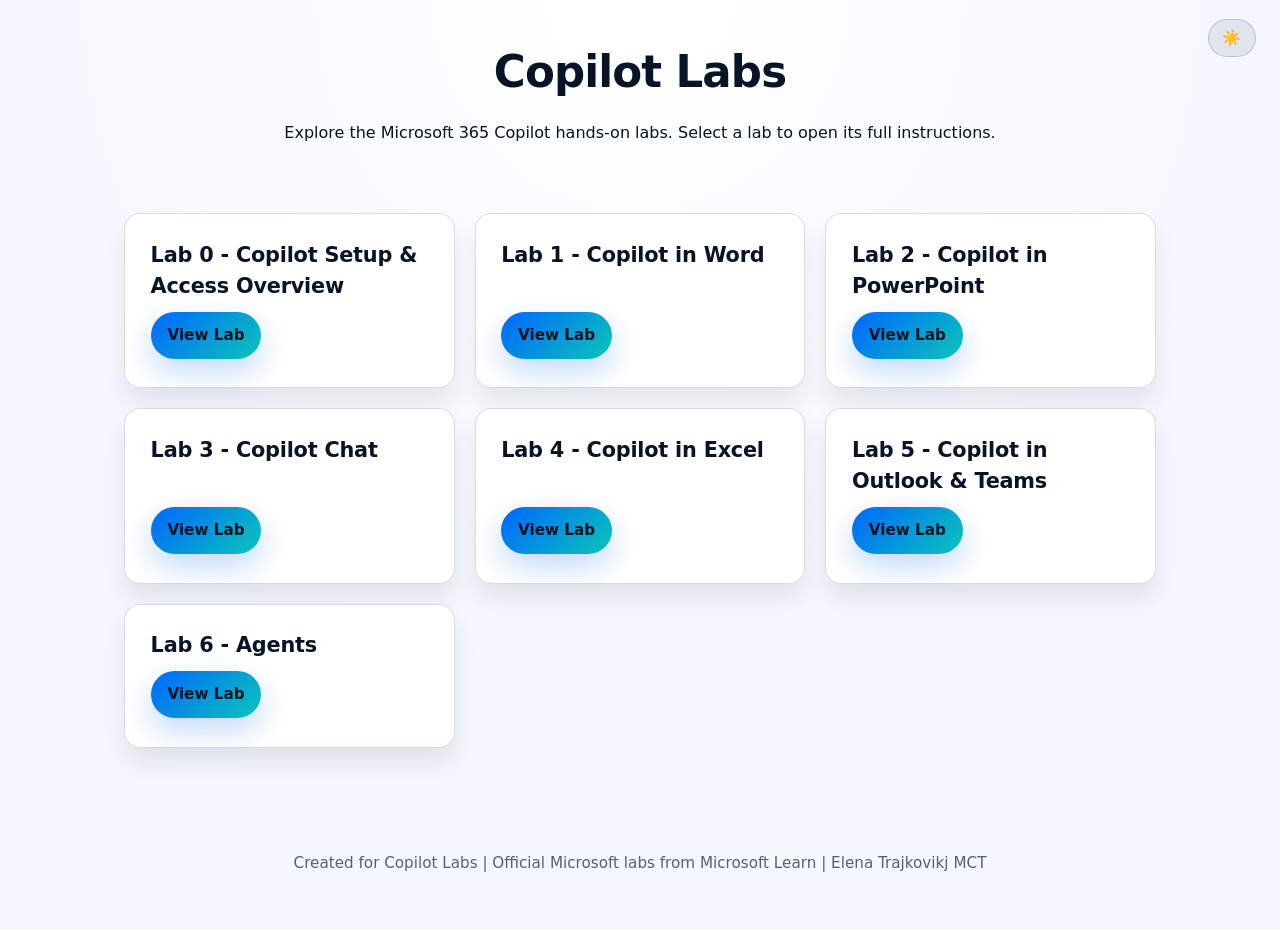
<file: index.html>
<!DOCTYPE html>
<html lang="en">
<head>
  <meta charset="UTF-8" />
  <meta name="viewport" content="width=device-width, initial-scale=1.0" />
  <title>Copilot Labs</title>
  <link rel="icon" href="MCT.svg" type="image/svg+xml" />
  <link rel="stylesheet" href="styles.css" />
</head>
<body>
  <header>
    <h1>Copilot Labs</h1>
    <p>Explore the Microsoft 365 Copilot hands-on labs. Select a lab to open its full instructions.</p>
    <div class="header-controls">
      <button class="theme-toggle" id="themeToggle" aria-label="Toggle light/dark mode">🌙</button>
    </div>
  </header>

  <main class="grid">
    <article class="card">
      <div>
        <h2>Lab 0 - Copilot Setup & Access Overview</h2>
      </div>
      <a href="lab_00_setup.html">View Lab</a>
    </article>


    <article class="card">
      <div>
        <h2>Lab 1 - Copilot in Word</h2>
      </div>
      <a href="word.html">View Lab</a>
    </article>

    <article class="card">
      <div>
        <h2>Lab 2 - Copilot in PowerPoint</h2>
      </div>
      <a href="powerpoint.html">View Lab</a>
    </article>

    <article class="card">
      <div>
        <h2>Lab 3 - Copilot Chat</h2>
      </div>
      <a href="copilot-chat.html">View Lab</a>
    </article>

    <article class="card">
      <div>
        <h2>Lab 4 - Copilot in Excel</h2>
      </div>
      <a href="excel.html">View Lab</a>
    </article>

    <article class="card">
      <div>
        <h2>Lab 5 - Copilot in Outlook & Teams</h2>
      </div>
      <a href="outlook.html">View Lab</a>
    </article>

    <article class="card">
      <div>
        <h2>Lab 6 - Agents</h2>
      </div>
      <a href="agents.html">View Lab</a>
    </article>
  </main>

  <footer>
    <p>Created for Copilot Labs | Official Microsoft labs from Microsoft Learn | Elena Trajkovikj MCT</p>
  </footer>
  <script src="theme.js" defer></script>
</body>
</html>
</file>
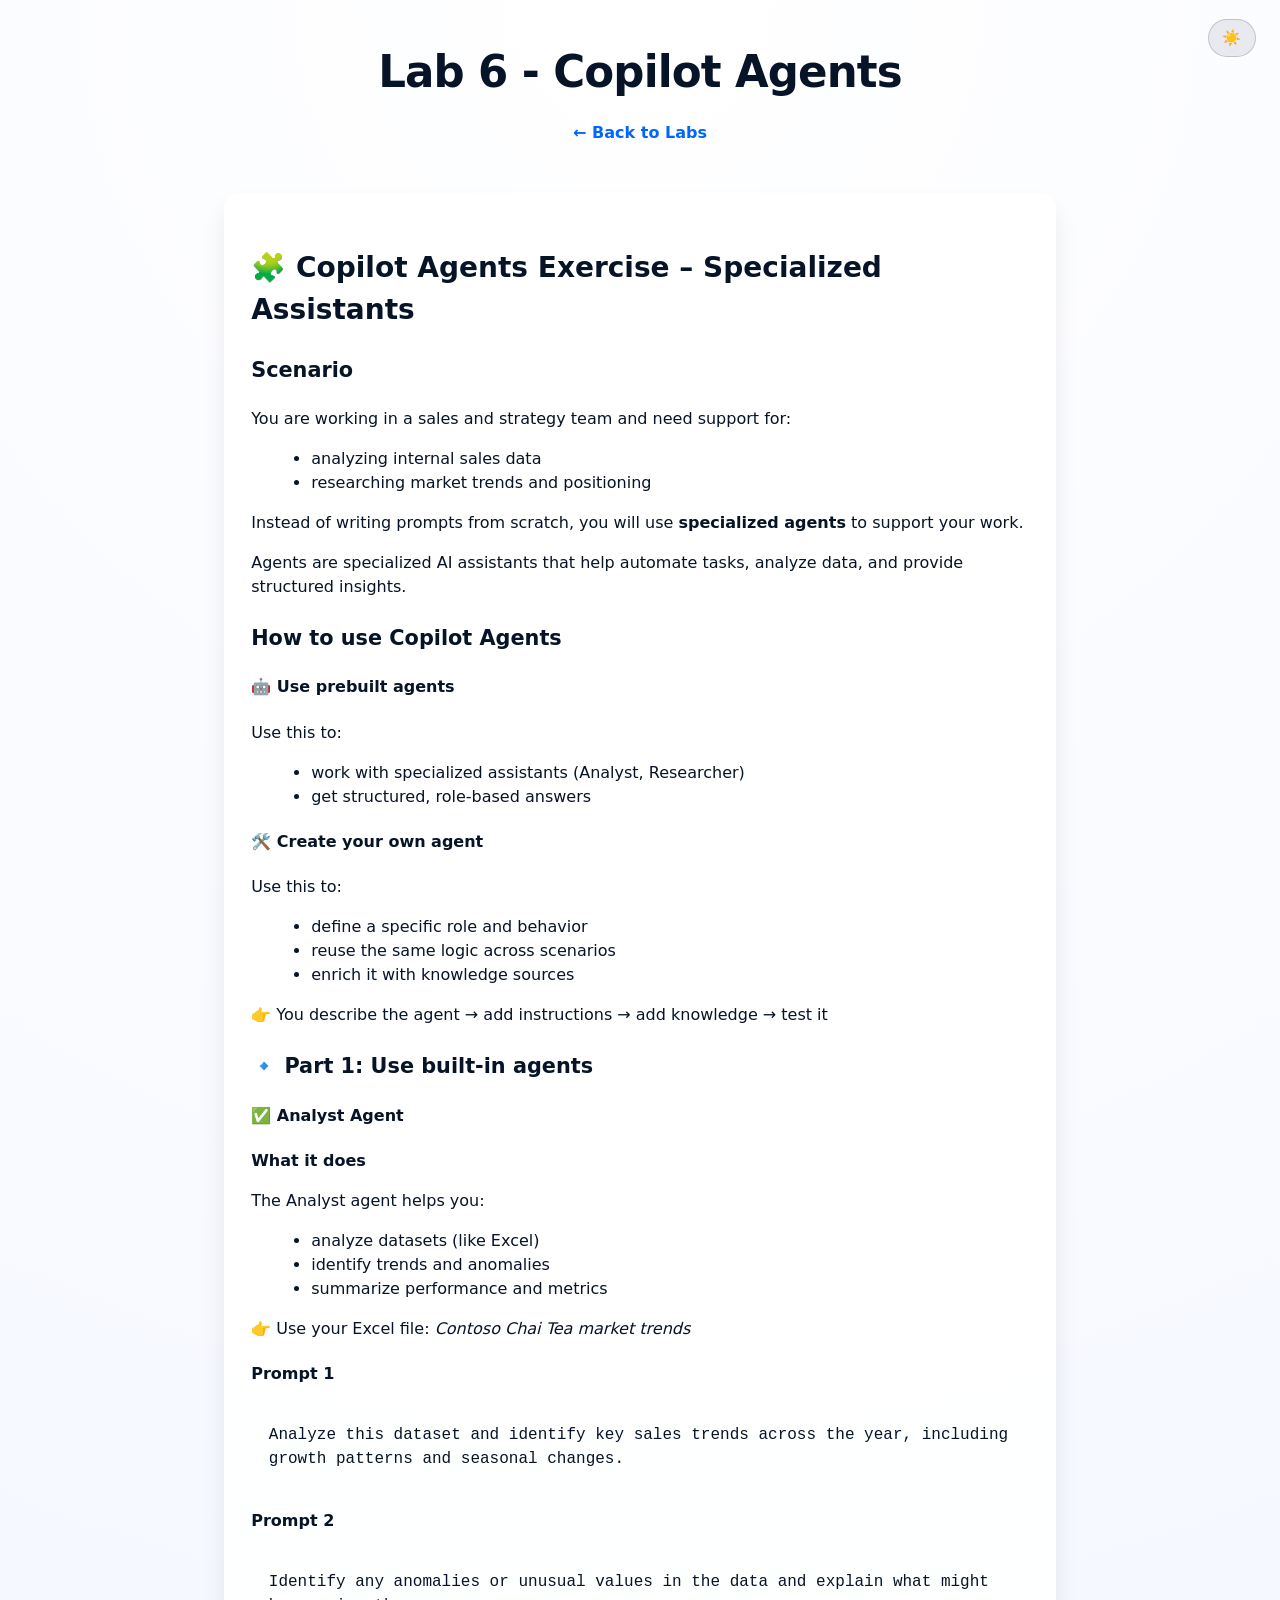
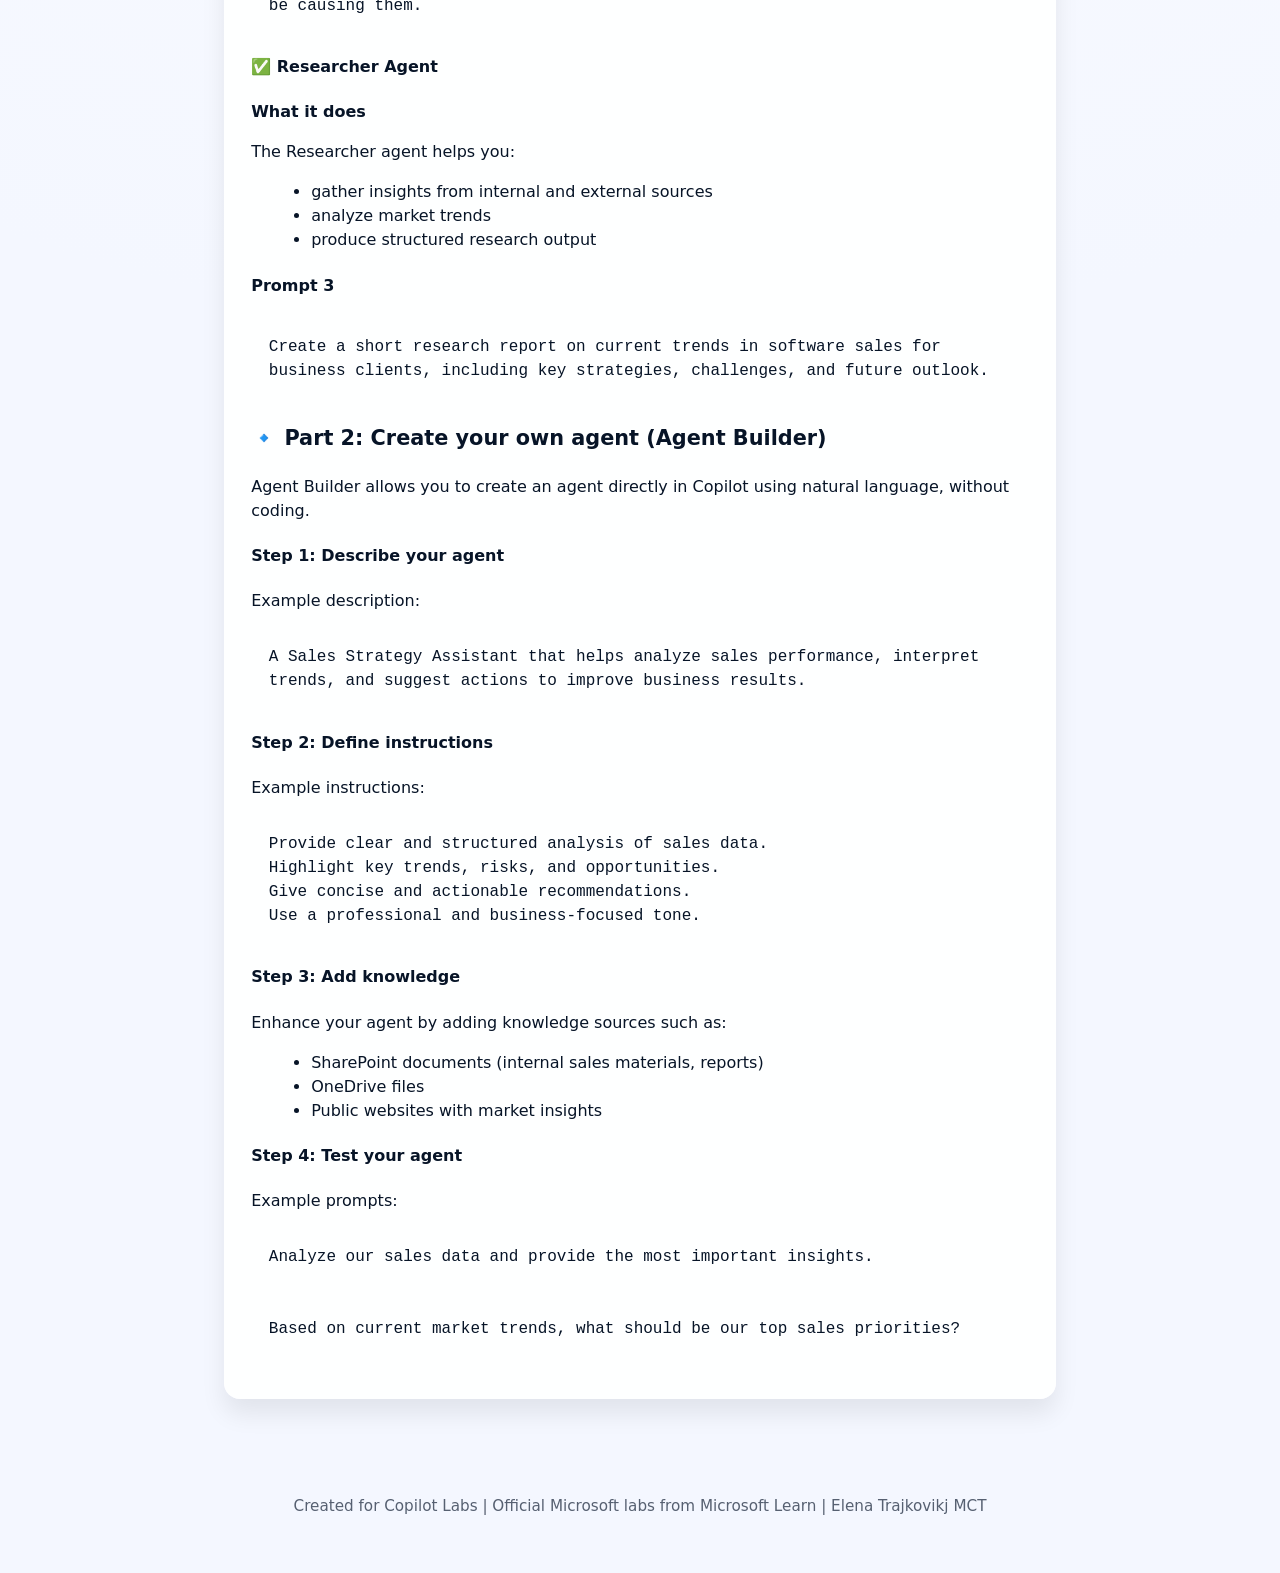
<file: agents.html>
<!DOCTYPE html>
<html lang="en">
<head>
  <meta charset="UTF-8" />
  <meta name="viewport" content="width=device-width, initial-scale=1.0" />
  <title>Lab 6 - Copilot Agents </title>
  <link rel="icon" href="MCT.svg" type="image/svg+xml" />
  <link rel="stylesheet" href="styles.css" />

</head>
<body>
  <header>
    <h1>Lab 6 - Copilot Agents </h1>
    <nav class="header-nav"><a href="index.html">← Back to Labs</a></nav>
    <div class="header-controls">
      <button class="theme-toggle" id="themeToggle" aria-label="Toggle light/dark mode">🌙</button>
    </div>
  </header>
  <main>
    <div class="panel">
      <h2>🧩 Copilot Agents Exercise – Specialized Assistants</h2>

      <h3>Scenario</h3>
      <p>You are working in a sales and strategy team and need support for:</p>
      <ul>
        <li>analyzing internal sales data</li>
        <li>researching market trends and positioning</li>
      </ul>
      <p>Instead of writing prompts from scratch, you will use <strong>specialized agents</strong> to support your work.</p>
      <p>Agents are specialized AI assistants that help automate tasks, analyze data, and provide structured insights.</p>

      

      <h3>How to use Copilot Agents</h3>
      <h4>🤖 Use prebuilt agents</h4>
      <p>Use this to:</p>
      <ul>
        <li>work with specialized assistants (Analyst, Researcher)</li>
        <li>get structured, role-based answers</li>
      </ul>

      
      <h4>🛠️ Create your own agent</h4>
      <p>Use this to:</p>
      <ul>
        <li>define a specific role and behavior</li>
        <li>reuse the same logic across scenarios</li>
        <li>enrich it with knowledge sources</li>
      </ul>
      <p>👉 You describe the agent → add instructions → add knowledge → test it</p>

      
      <h3>🔹 Part 1: Use built-in agents</h3>

      <h4>✅ Analyst Agent</h4>
      <p><strong>What it does</strong></p>
      <p>The Analyst agent helps you:</p>
      <ul>
        <li>analyze datasets (like Excel)</li>
        <li>identify trends and anomalies</li>
        <li>summarize performance and metrics</li>
      </ul>
      <p>👉 Use your Excel file: <em>Contoso Chai Tea market trends</em></p>

      
      <h4>Prompt 1</h4>
      <pre><code>Analyze this dataset and identify key sales trends across the year, including growth patterns and seasonal changes.</code></pre>

      
      <h4>Prompt 2</h4>
      <pre><code>Identify any anomalies or unusual values in the data and explain what might be causing them.</code></pre>

      
      <h4>✅ Researcher Agent</h4>
      <p><strong>What it does</strong></p>
      <p>The Researcher agent helps you:</p>
      <ul>
        <li>gather insights from internal and external sources</li>
        <li>analyze market trends</li>
        <li>produce structured research output</li>
      </ul>

      
      <h4>Prompt 3</h4>
      <pre><code>Create a short research report on current trends in software sales for business clients, including key strategies, challenges, and future outlook.</code></pre>

      
      <h3>🔹 Part 2: Create your own agent (Agent Builder)</h3>
      <p>Agent Builder allows you to create an agent directly in Copilot using natural language, without coding.</p>

      
      <h4>Step 1: Describe your agent</h4>
      <p>Example description:</p>
      <pre><code>A Sales Strategy Assistant that helps analyze sales performance, interpret trends, and suggest actions to improve business results.</code></pre>

      
      <h4>Step 2: Define instructions</h4>
      <p>Example instructions:</p>
      <pre><code>Provide clear and structured analysis of sales data.
Highlight key trends, risks, and opportunities.
Give concise and actionable recommendations.
Use a professional and business-focused tone.</code></pre>

      
      <h4>Step 3: Add knowledge</h4>
      <p>Enhance your agent by adding knowledge sources such as:</p>
      <ul>
        <li>SharePoint documents (internal sales materials, reports)</li>
        <li>OneDrive files</li>
        <li>Public websites with market insights</li>
      </ul>

      
      <h4>Step 4: Test your agent</h4>
      <p>Example prompts:</p>
      <pre><code>Analyze our sales data and provide the most important insights.</code></pre>
      <pre><code>Based on current market trends, what should be our top sales priorities?</code></pre>
    </div>
  </main>
  <footer>
    <p>Created for Copilot Labs | Official Microsoft labs from Microsoft Learn | Elena Trajkovikj MCT</p>
  </footer>
  <script src="theme.js" defer></script>
</body>
</html>
</file>
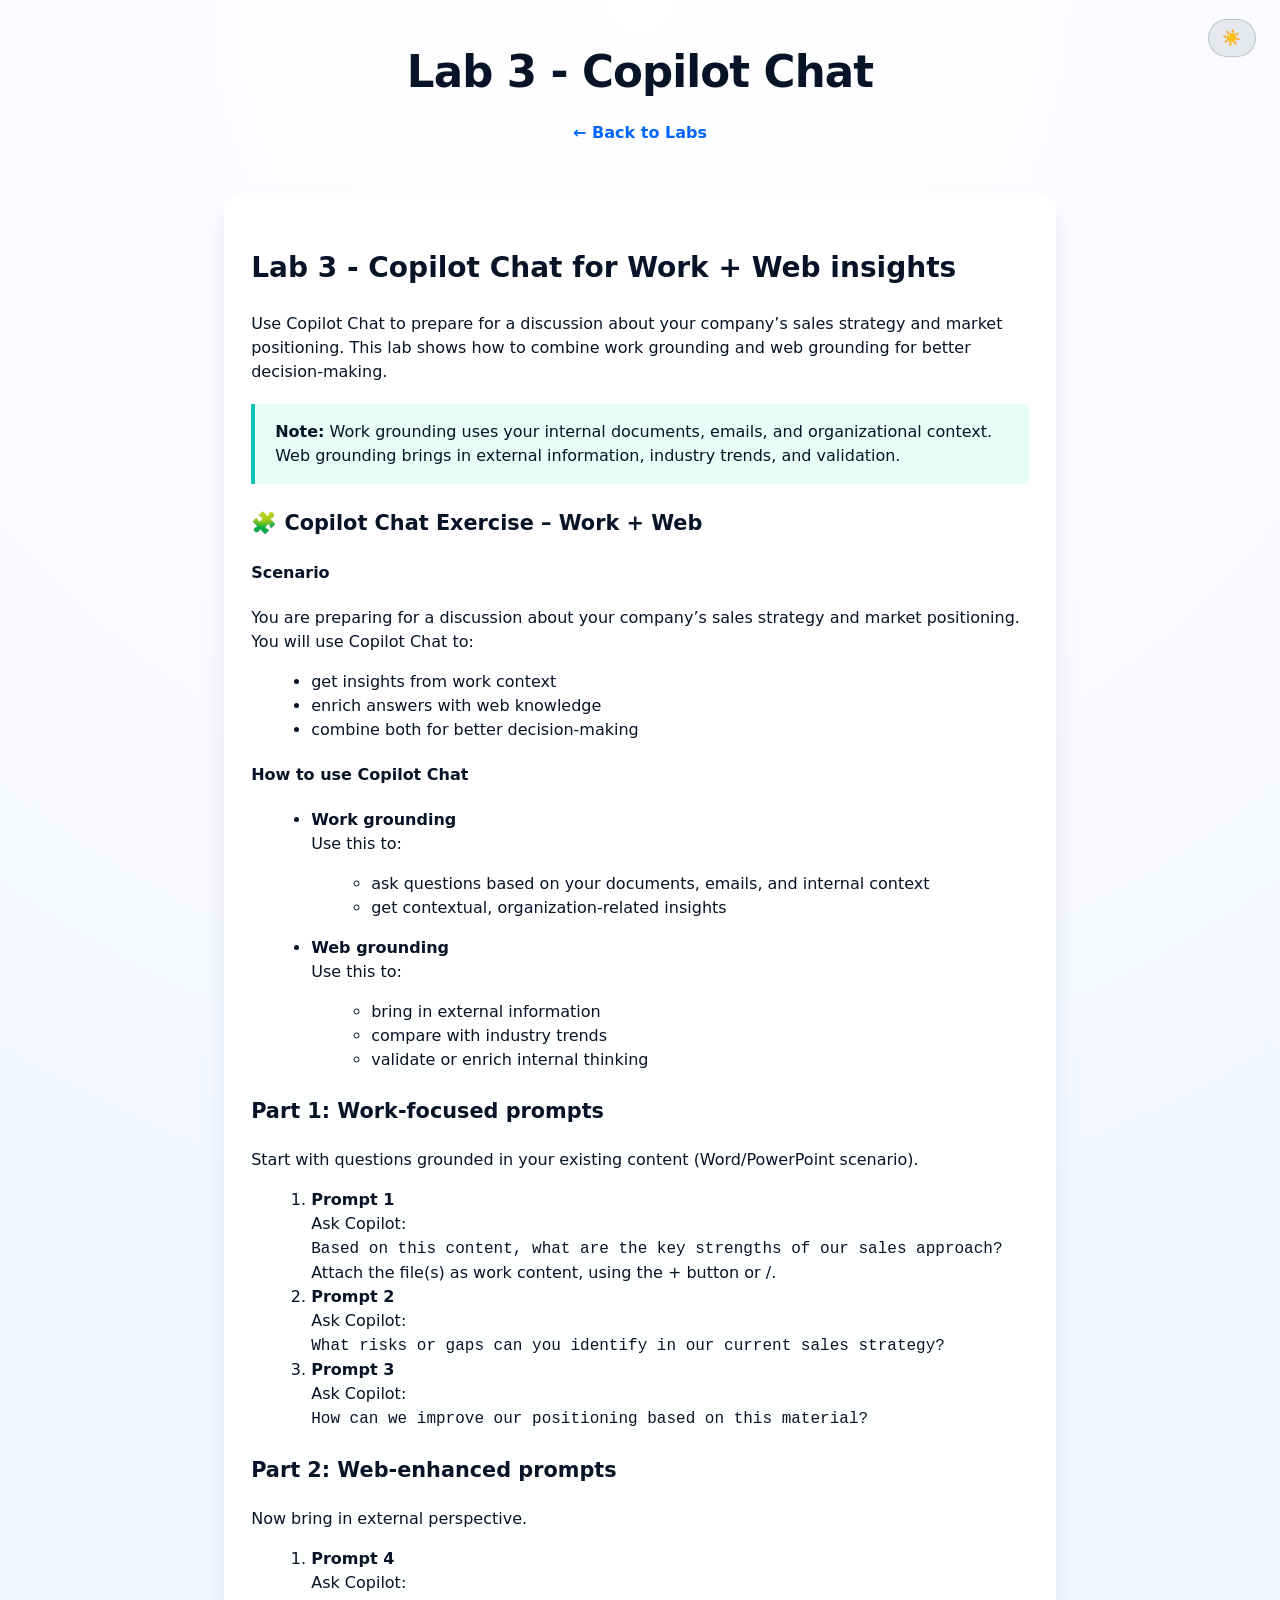
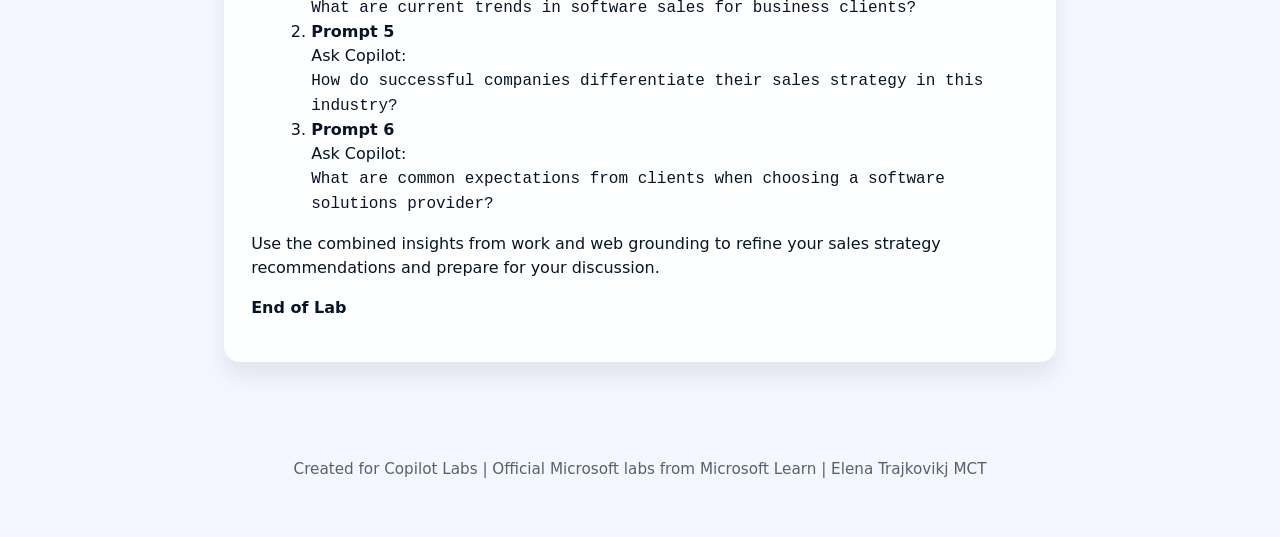
<file: copilot-chat.html>
<!DOCTYPE html>
<html lang="en">
<head>
  <meta charset="UTF-8" />
  <meta name="viewport" content="width=device-width, initial-scale=1.0" />
  <title>Lab 3 - Copilot Chat</title>
  <link rel="icon" href="MCT.svg" type="image/svg+xml" />
  <link rel="stylesheet" href="styles.css" />

</head>
<body>
  <header>
    <h1>Lab 3 - Copilot Chat</h1>
    <nav class="header-nav"><a href="index.html">← Back to Labs</a></nav>
    <div class="header-controls">
      <button class="theme-toggle" id="themeToggle" aria-label="Toggle light/dark mode">🌙</button>
    </div>
  </header>
  <main>
    <div class="panel">
      <h2>Lab 3 - Copilot Chat for Work + Web insights</h2>
      <p>Use Copilot Chat to prepare for a discussion about your company’s sales strategy and market positioning. This lab shows how to combine work grounding and web grounding for better decision-making.</p>

      <aside class="note">
        <strong>Note:</strong> Work grounding uses your internal documents, emails, and organizational context. Web grounding brings in external information, industry trends, and validation.</aside>

      <h3>🧩 Copilot Chat Exercise – Work + Web</h3>
      <h4>Scenario</h4>
      <p>You are preparing for a discussion about your company’s sales strategy and market positioning. You will use Copilot Chat to:</p>
      <ul>
        <li>get insights from work context</li>
        <li>enrich answers with web knowledge</li>
        <li>combine both for better decision-making</li>
      </ul>

      <h4>How to use Copilot Chat</h4>
      <ul>
        <li><strong>Work grounding</strong><br />Use this to:
          <ul>
            <li>ask questions based on your documents, emails, and internal context</li>
            <li>get contextual, organization-related insights</li>
          </ul>
        </li>
        <li><strong>Web grounding</strong><br />Use this to:
          <ul>
            <li>bring in external information</li>
            <li>compare with industry trends</li>
            <li>validate or enrich internal thinking</li>
          </ul>
        </li>
      </ul>

      <h3>Part 1: Work-focused prompts</h3>
      <p>Start with questions grounded in your existing content (Word/PowerPoint scenario).</p>
      <ol>
        <li><strong>Prompt 1</strong><br />Ask Copilot:<br /><code>Based on this content, what are the key strengths of our sales approach?</code> Attach the file(s) as work content, using the + button or /.</li>
        <li><strong>Prompt 2</strong><br />Ask Copilot:<br /><code>What risks or gaps can you identify in our current sales strategy?</code></li>
        <li><strong>Prompt 3</strong><br />Ask Copilot:<br /><code>How can we improve our positioning based on this material?</code></li>
      </ol>

      <h3>Part 2: Web-enhanced prompts</h3>
      <p>Now bring in external perspective.</p>
      <ol>
        <li><strong>Prompt 4</strong><br />Ask Copilot:<br /><code>What are current trends in software sales for business clients?</code></li>
        <li><strong>Prompt 5</strong><br />Ask Copilot:<br /><code>How do successful companies differentiate their sales strategy in this industry?</code></li>
        <li><strong>Prompt 6</strong><br />Ask Copilot:<br /><code>What are common expectations from clients when choosing a software solutions provider?</code></li>
      </ol>

      <p>Use the combined insights from work and web grounding to refine your sales strategy recommendations and prepare for your discussion.</p>
      <p><strong>End of Lab</strong></p>
    </div>
  </main>
  <footer>
    <p>Created for Copilot Labs | Official Microsoft labs from Microsoft Learn | Elena Trajkovikj MCT</p>
  </footer>
  <script src="theme.js" defer></script>
</body>
</html>
</file>
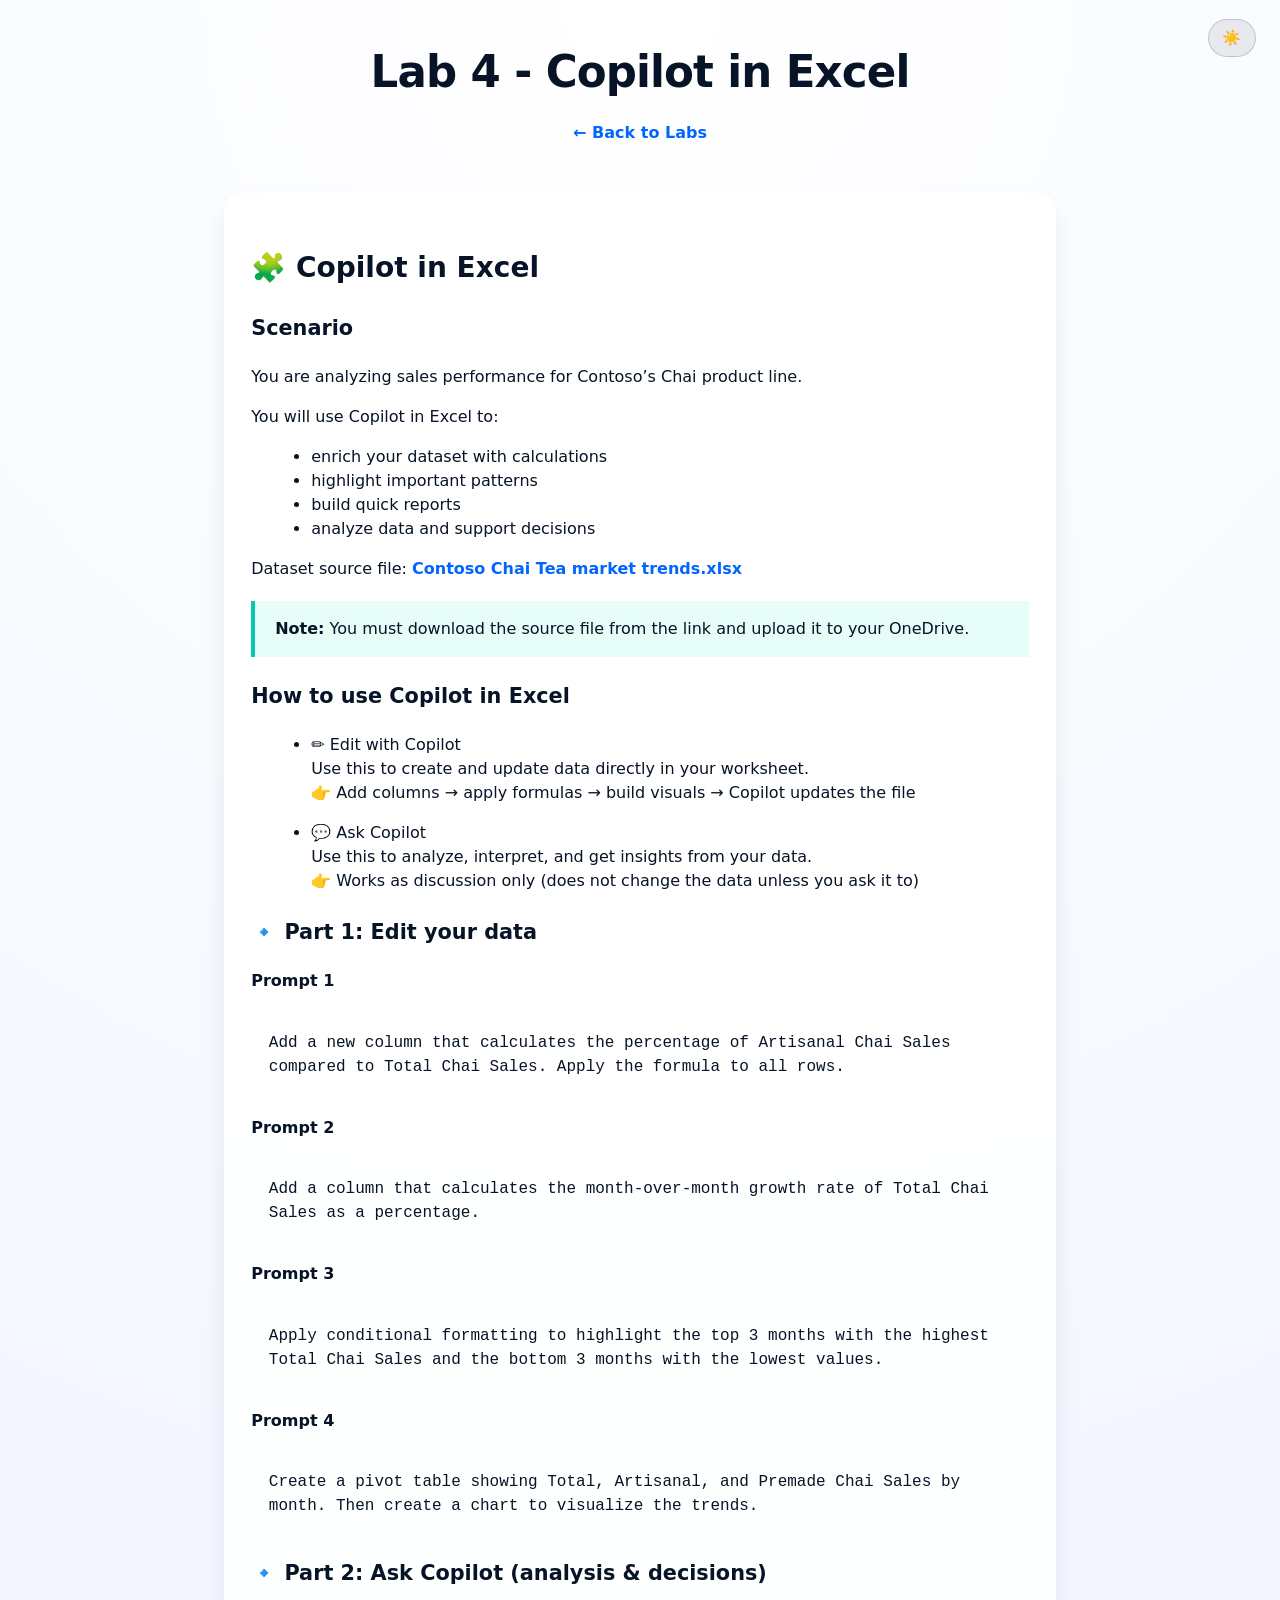
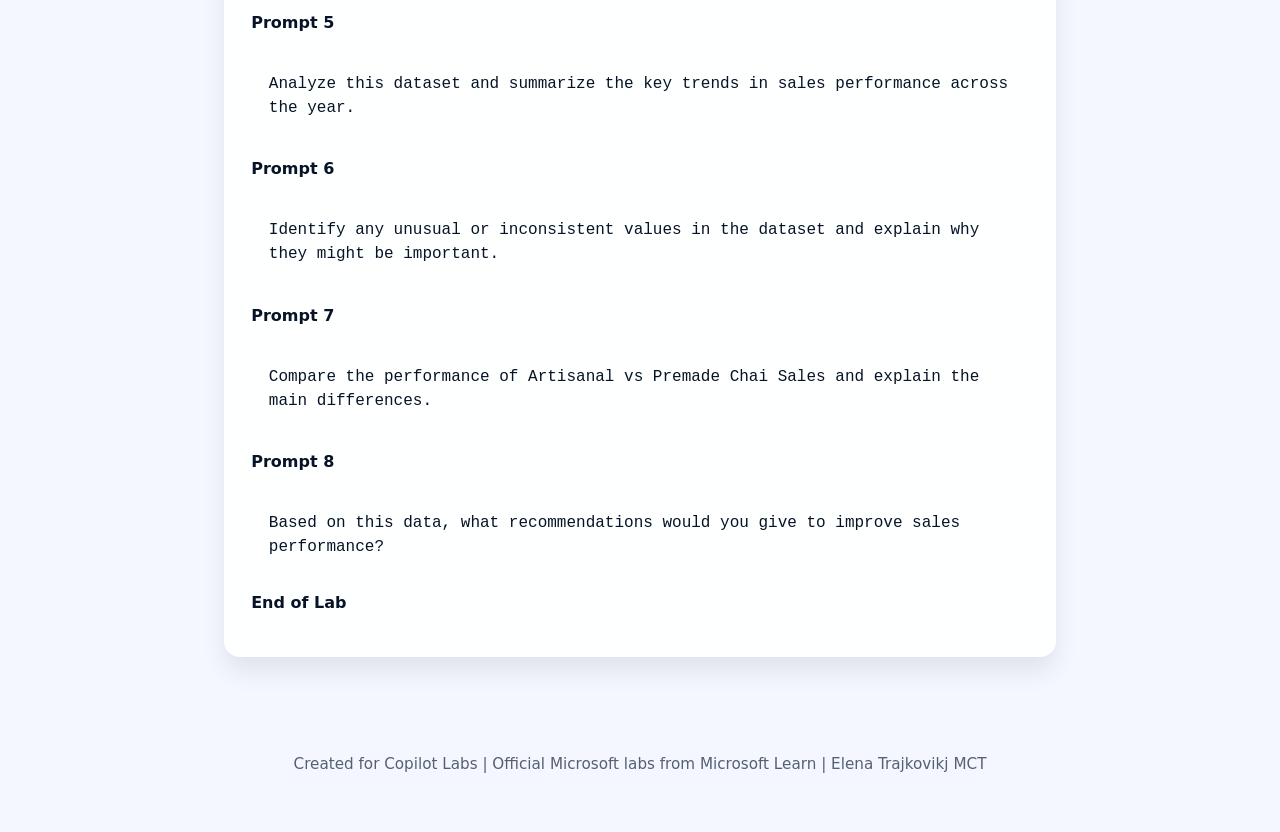
<file: excel.html>
<!DOCTYPE html>
<html lang="en">
<head>
  <meta charset="UTF-8" />
  <meta name="viewport" content="width=device-width, initial-scale=1.0" />
  <title>Lab 4 - Copilot in Excel</title>
  <link rel="icon" href="MCT.svg" type="image/svg+xml" />
  <link rel="stylesheet" href="styles.css" />

</head>
<body>
  <header>
    <h1>Lab 4 - Copilot in Excel</h1>
    <nav class="header-nav"><a href="index.html">← Back to Labs</a></nav>
    <div class="header-controls">
      <button class="theme-toggle" id="themeToggle" aria-label="Toggle light/dark mode">🌙</button>
    </div>
  </header>
  <main>
    <div class="panel">
      <h2>🧩 Copilot in Excel</h2>

      <h3>Scenario</h3>
      <p>You are analyzing sales performance for Contoso’s Chai product line.</p>
      
      <p>You will use Copilot in Excel to:</p>
      <ul>
        <li>enrich your dataset with calculations</li>
        <li>highlight important patterns</li>
        <li>build quick reports</li>
        <li>analyze data and support decisions</li>
      </ul>
      <p>Dataset source file: <a href="https://go.microsoft.com/fwlink/?linkid=2268822"><strong>Contoso Chai Tea market trends.xlsx</strong> </a></p>

      <aside class="note">
        <strong>Note:</strong> You must download the source file from the link and upload it to your OneDrive.
      </aside>

      <h3>How to use Copilot in Excel</h3>
      <ul>
        <li>✏️ Edit with Copilot<br>
        Use this to create and update data directly in your worksheet.<br>
      👉 Add columns → apply formulas → build visuals → Copilot updates the file</li>
      </ul>
      

      
      <ul>
        <li>💬 Ask Copilot
          <br>Use this to analyze, interpret, and get insights from your data.<br>
          👉 Works as discussion only (does not change the data unless you ask it to)      </li>

      </ul>

      
      <h3>🔹 Part 1: Edit your data</h3>
      <h4>Prompt 1</h4>
      <pre><code>Add a new column that calculates the percentage of Artisanal Chai Sales compared to Total Chai Sales. Apply the formula to all rows.</code></pre>

      
      <h4>Prompt 2</h4>
      <pre><code>Add a column that calculates the month-over-month growth rate of Total Chai Sales as a percentage.</code></pre>

      
      <h4>Prompt 3</h4>
      <pre><code>Apply conditional formatting to highlight the top 3 months with the highest Total Chai Sales and the bottom 3 months with the lowest values.</code></pre>

      
      <h4>Prompt 4</h4>
      <pre><code>Create a pivot table showing Total, Artisanal, and Premade Chai Sales by month. Then create a chart to visualize the trends.</code></pre>

      
      <h3>🔹 Part 2: Ask Copilot (analysis & decisions)</h3>
      <h4>Prompt 5</h4>
      <pre><code>Analyze this dataset and summarize the key trends in sales performance across the year.</code></pre>

      
      <h4>Prompt 6</h4>
      <pre><code>Identify any unusual or inconsistent values in the dataset and explain why they might be important.</code></pre>

      
      <h4>Prompt 7</h4>
      <pre><code>Compare the performance of Artisanal vs Premade Chai Sales and explain the main differences.</code></pre>

      
      <h4>Prompt 8</h4>
      <pre><code>Based on this data, what recommendations would you give to improve sales performance?</code></pre>
      <p><strong>End of Lab</strong></p>
    </div>
  </main>
  <footer>
    <p>Created for Copilot Labs | Official Microsoft labs from Microsoft Learn | Elena Trajkovikj MCT</p>
  </footer>
  <script src="theme.js" defer></script>
</body>
</html>
</file>
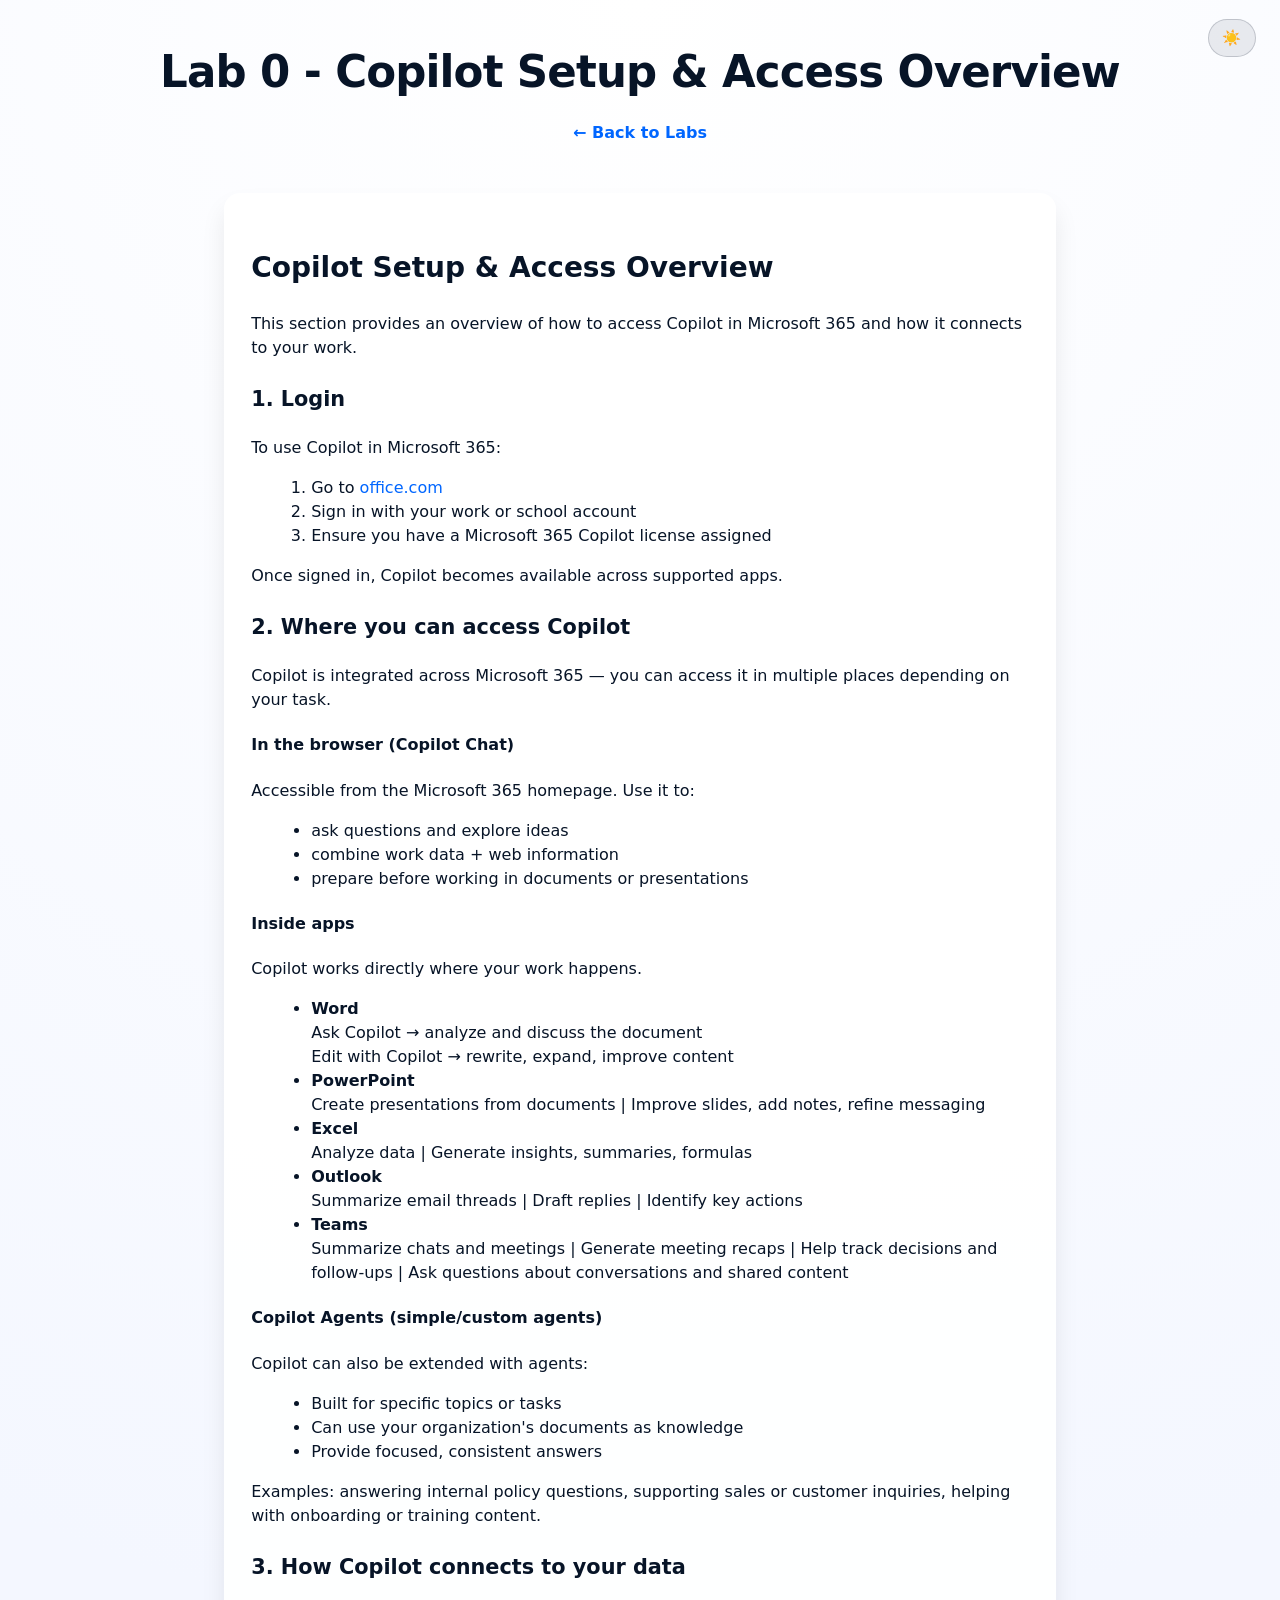
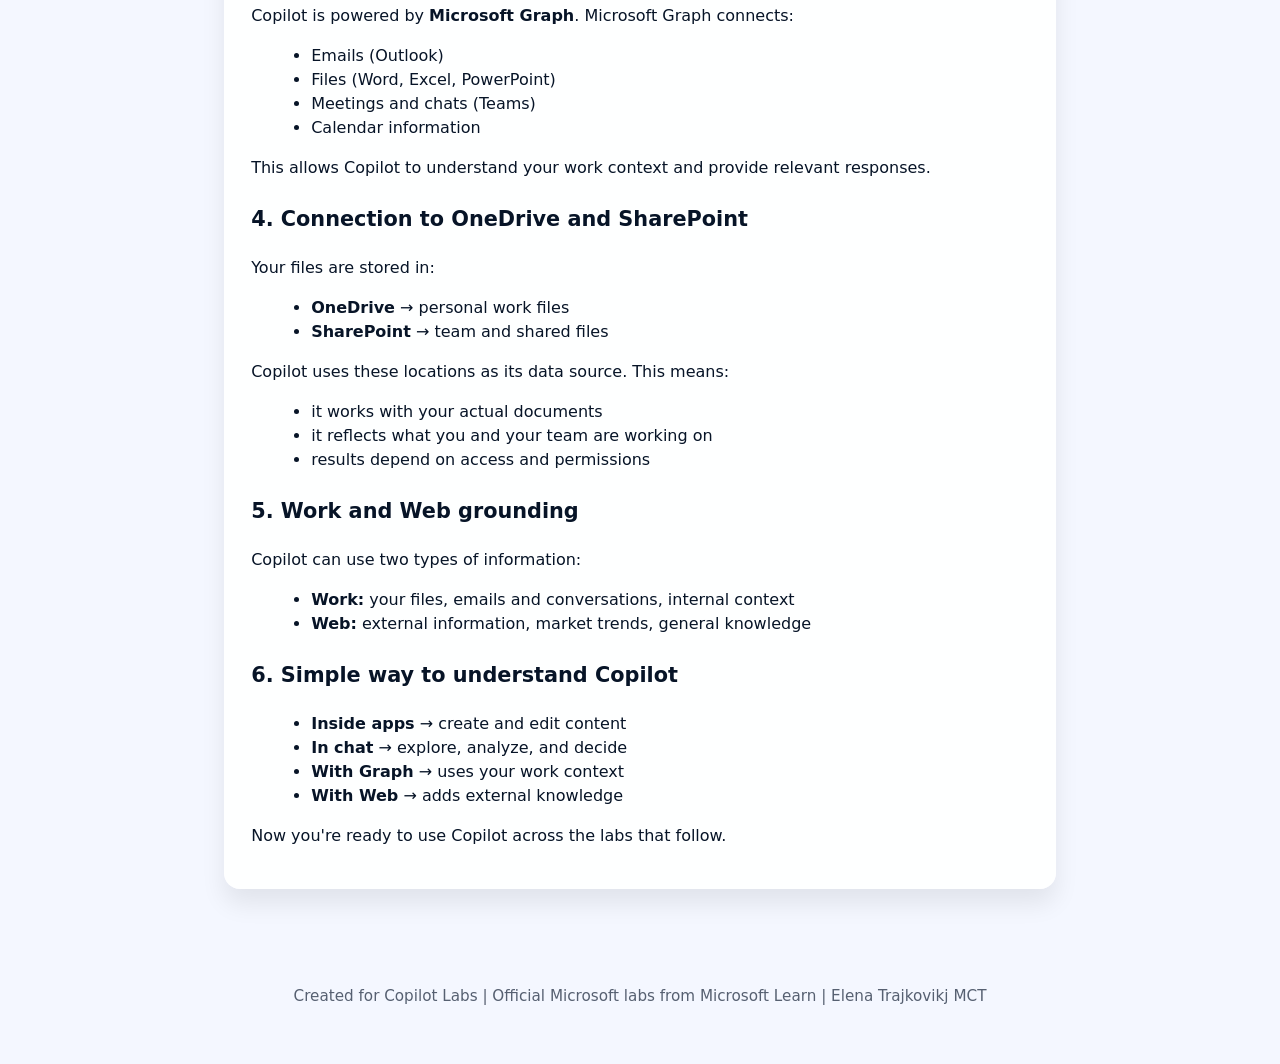
<file: lab_00_setup.html>
<!DOCTYPE html>
<html lang="en">
<head>
  <meta charset="UTF-8" />
  <meta name="viewport" content="width=device-width, initial-scale=1.0" />
  <title>Lab 0 - Copilot Setup & Access Overview</title>
  <link rel="icon" href="MCT.svg" type="image/svg+xml" />
  <link rel="stylesheet" href="styles.css" />

</head>
<body>
  <header>
    <h1>Lab 0 - Copilot Setup & Access Overview</h1>
    <nav class="header-nav"><a href="index.html">← Back to Labs</a></nav>
    <div class="header-controls">
      <button class="theme-toggle" id="themeToggle" aria-label="Toggle light/dark mode">🌙</button>
    </div>
  </header>
  <main>
    <div class="panel">
      <h2>Copilot Setup & Access Overview</h2>
      <p>This section provides an overview of how to access Copilot in Microsoft 365 and how it connects to your work.</p>

      <h3>1. Login</h3>
      <p>To use Copilot in Microsoft 365:</p>
      <ol>
        <li>Go to <a href="https://office.com">office.com</a></li>
        <li>Sign in with your work or school account</li>
        <li>Ensure you have a Microsoft 365 Copilot license assigned</li>
      </ol>
      <p>Once signed in, Copilot becomes available across supported apps.</p>

      <h3>2. Where you can access Copilot</h3>
      <p>Copilot is integrated across Microsoft 365 — you can access it in multiple places depending on your task.</p>

      <h4>In the browser (Copilot Chat)</h4>
      <p>Accessible from the Microsoft 365 homepage. Use it to:</p>
      <ul>
        <li>ask questions and explore ideas</li>
        <li>combine work data + web information</li>
        <li>prepare before working in documents or presentations</li>
      </ul>

      <h4>Inside apps</h4>
      <p>Copilot works directly where your work happens.</p>
      <ul>
        <li><strong>Word</strong><br />Ask Copilot → analyze and discuss the document<br />Edit with Copilot → rewrite, expand, improve content</li>
        <li><strong>PowerPoint</strong><br />Create presentations from documents | Improve slides, add notes, refine messaging</li>
        <li><strong>Excel</strong><br />Analyze data | Generate insights, summaries, formulas</li>
        <li><strong>Outlook</strong><br />Summarize email threads | Draft replies | Identify key actions</li>
        <li><strong>Teams</strong><br />Summarize chats and meetings | Generate meeting recaps | Help track decisions and follow-ups | Ask questions about conversations and shared content</li>
      </ul>

      <h4>Copilot Agents (simple/custom agents)</h4>
      <p>Copilot can also be extended with agents:</p>
      <ul>
        <li>Built for specific topics or tasks</li>
        <li>Can use your organization's documents as knowledge</li>
        <li>Provide focused, consistent answers</li>
      </ul>
      <p>Examples: answering internal policy questions, supporting sales or customer inquiries, helping with onboarding or training content.</p>

      <h3>3. How Copilot connects to your data</h3>
      <p>Copilot is powered by <strong>Microsoft Graph</strong>. Microsoft Graph connects:</p>
      <ul>
        <li>Emails (Outlook)</li>
        <li>Files (Word, Excel, PowerPoint)</li>
        <li>Meetings and chats (Teams)</li>
        <li>Calendar information</li>
      </ul>
      <p>This allows Copilot to understand your work context and provide relevant responses.</p>

      <h3>4. Connection to OneDrive and SharePoint</h3>
      <p>Your files are stored in:</p>
      <ul>
        <li><strong>OneDrive</strong> → personal work files</li>
        <li><strong>SharePoint</strong> → team and shared files</li>
      </ul>
      <p>Copilot uses these locations as its data source. This means:</p>
      <ul>
        <li>it works with your actual documents</li>
        <li>it reflects what you and your team are working on</li>
        <li>results depend on access and permissions</li>
      </ul>

      <h3>5. Work and Web grounding</h3>
      <p>Copilot can use two types of information:</p>
      <ul>
        <li><strong>Work:</strong> your files, emails and conversations, internal context</li>
        <li><strong>Web:</strong> external information, market trends, general knowledge</li>
      </ul>

      <h3>6. Simple way to understand Copilot</h3>
      <ul>
        <li><strong>Inside apps</strong> → create and edit content</li>
        <li><strong>In chat</strong> → explore, analyze, and decide</li>
        <li><strong>With Graph</strong> → uses your work context</li>
        <li><strong>With Web</strong> → adds external knowledge</li>
      </ul>

      <p>Now you're ready to use Copilot across the labs that follow.</p>
    </div>
  </main>
  <footer>
    <p>Created for Copilot Labs | Official Microsoft labs from Microsoft Learn | Elena Trajkovikj MCT</p>
  </footer>
  <script src="theme.js" defer></script>
</body>
</html>
</file>
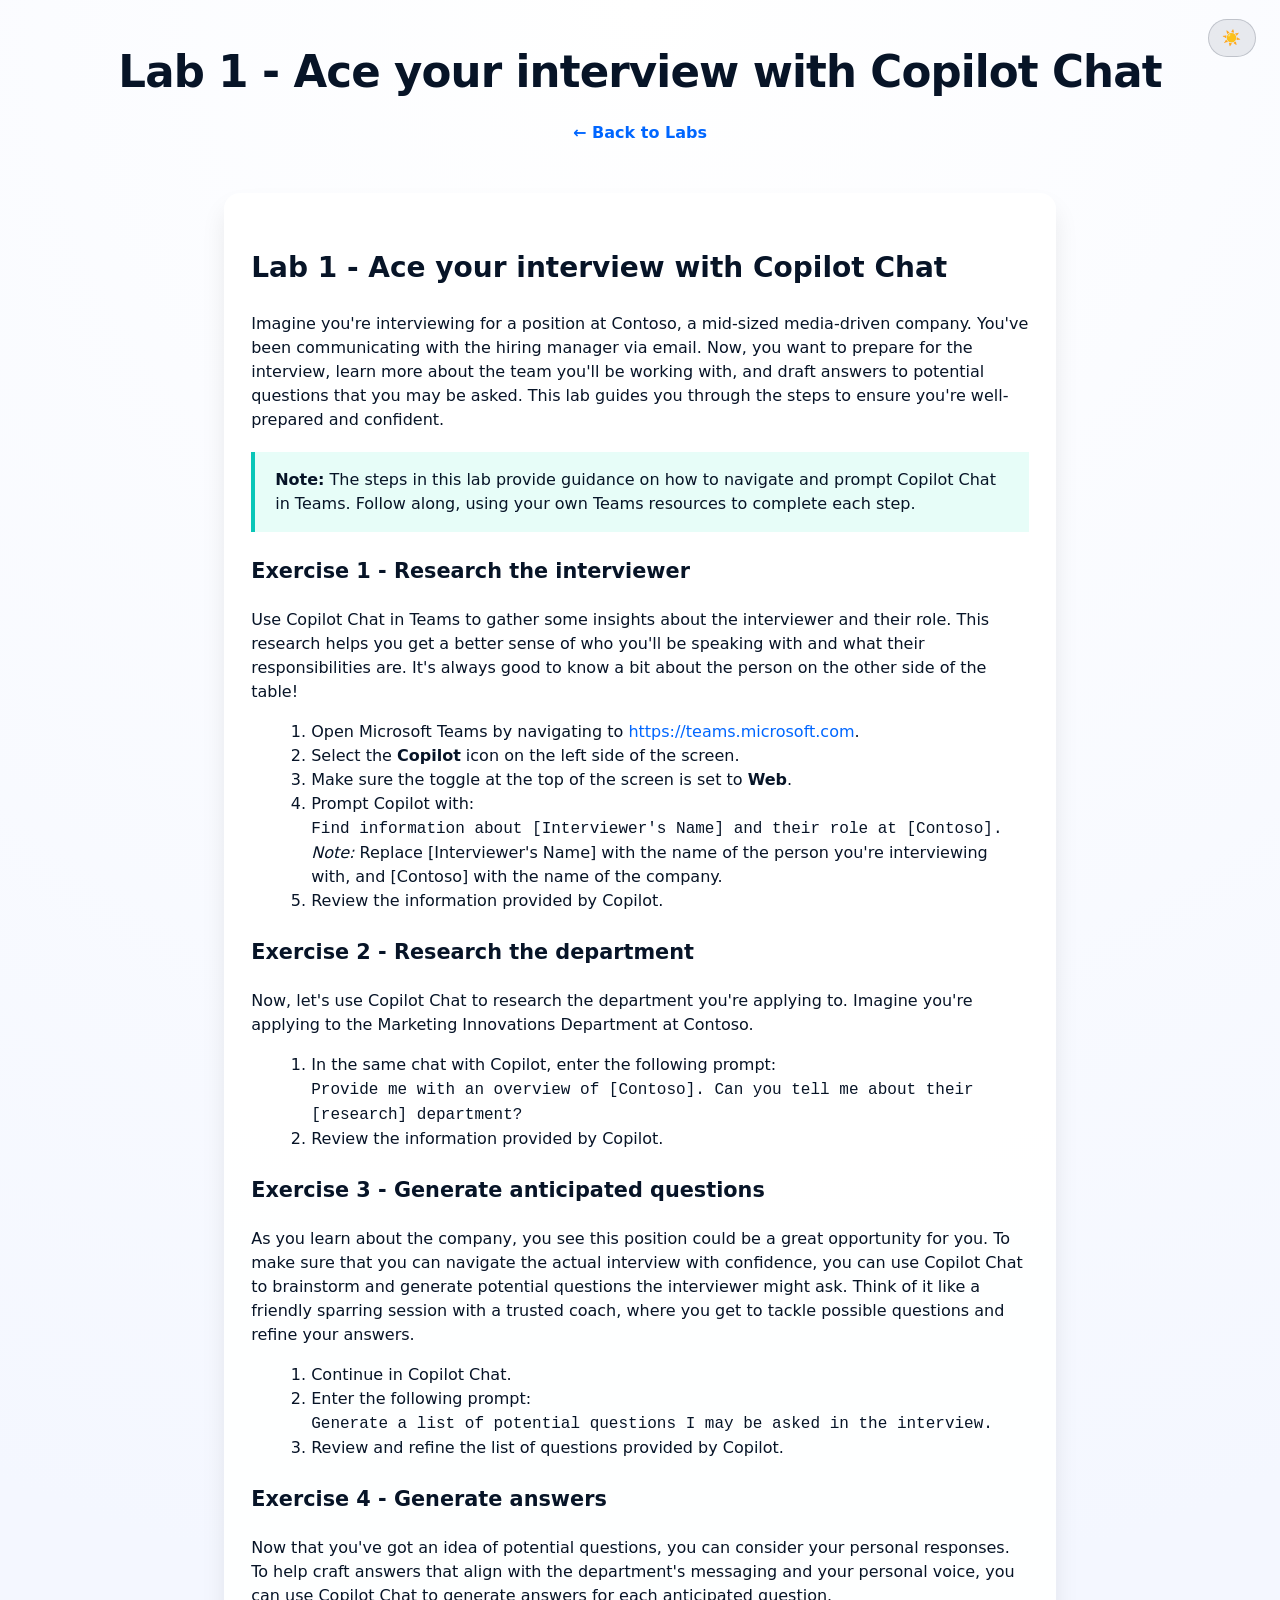
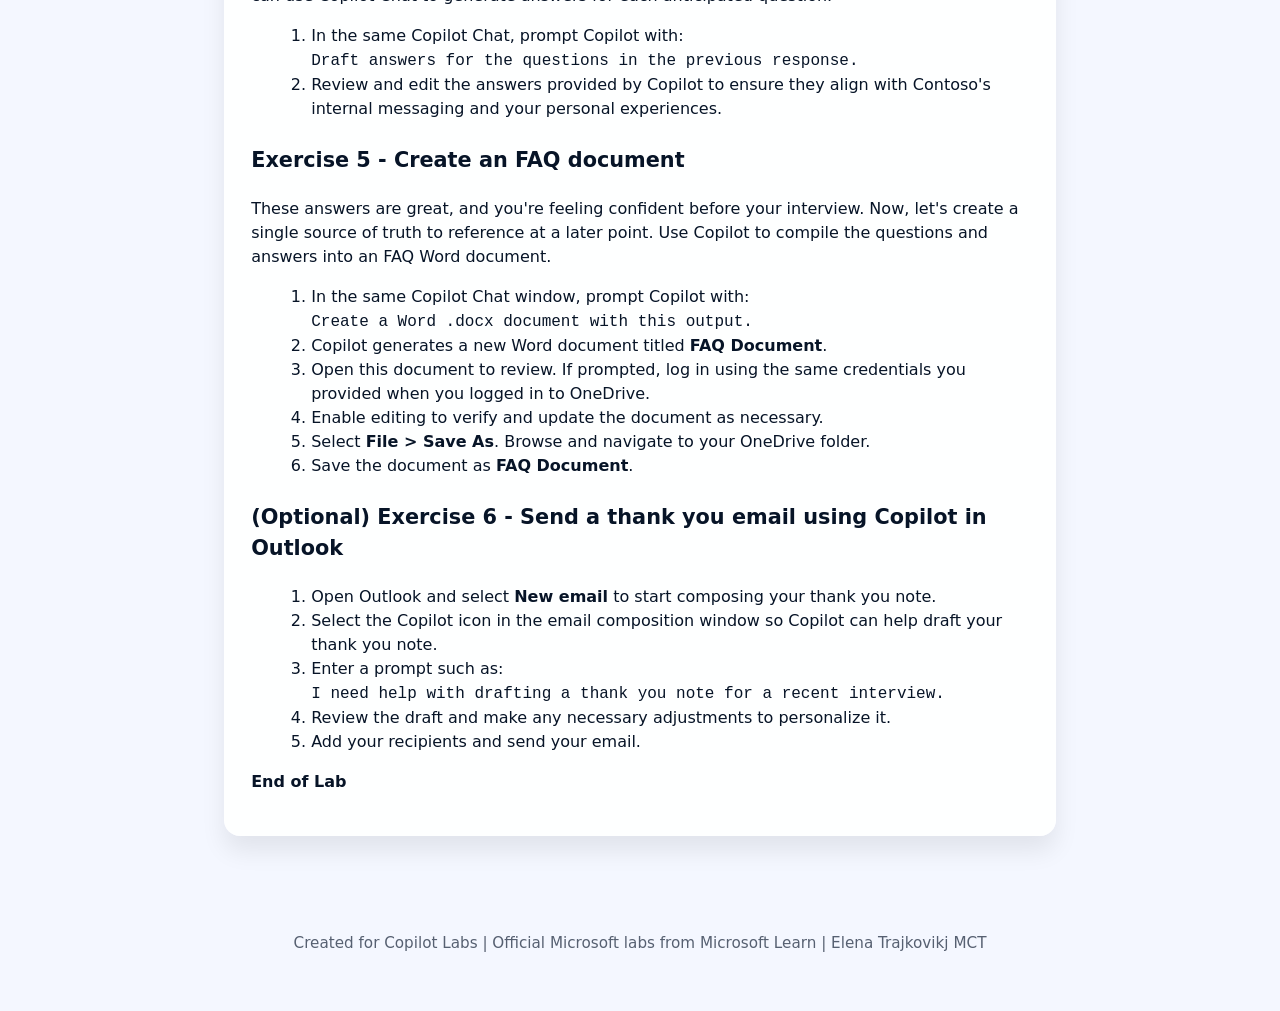
<file: lab_01_unleash_productivity_copilot_chat.html>
<!DOCTYPE html>
<html lang="en">
<head>
  <meta charset="UTF-8" />
  <meta name="viewport" content="width=device-width, initial-scale=1.0" />
  <title>Lab 1 - Copilot Chat</title>
  <link rel="icon" href="MCT.svg" type="image/svg+xml" />
  <link rel="stylesheet" href="styles.css" />

</head>
<body>
  <header>
    <h1>Lab 1 - Ace your interview with Copilot Chat</h1>
    <nav class="header-nav"><a href="index.html">← Back to Labs</a></nav>
    <div class="header-controls">
      <button class="theme-toggle" id="themeToggle" aria-label="Toggle light/dark mode">🌙</button>
    </div>
  </header>
  <main>
    <div class="panel">
      <h2>Lab 1 - Ace your interview with Copilot Chat</h2>
      <p>Imagine you're interviewing for a position at Contoso, a mid-sized media-driven company. You've been communicating with the hiring manager via email. Now, you want to prepare for the interview, learn more about the team you'll be working with, and draft answers to potential questions that you may be asked. This lab guides you through the steps to ensure you're well-prepared and confident.</p>

      <aside class="note">
        <strong>Note:</strong> The steps in this lab provide guidance on how to navigate and prompt Copilot Chat in Teams. Follow along, using your own Teams resources to complete each step.
      </aside>

      <h3>Exercise 1 - Research the interviewer</h3>
      <p>Use Copilot Chat in Teams to gather some insights about the interviewer and their role. This research helps you get a better sense of who you'll be speaking with and what their responsibilities are. It's always good to know a bit about the person on the other side of the table!</p>
      <ol>
        <li>Open Microsoft Teams by navigating to <a href="https://teams.microsoft.com">https://teams.microsoft.com</a>.</li>
        <li>Select the <strong>Copilot</strong> icon on the left side of the screen.</li>
        <li>Make sure the toggle at the top of the screen is set to <strong>Web</strong>.</li>
        <li>Prompt Copilot with:<br /><code>Find information about [Interviewer's Name] and their role at [Contoso].</code><br /><em>Note:</em> Replace [Interviewer's Name] with the name of the person you're interviewing with, and [Contoso] with the name of the company.</li>
        <li>Review the information provided by Copilot.</li>
      </ol>

      <h3>Exercise 2 - Research the department</h3>
      <p>Now, let's use Copilot Chat to research the department you're applying to. Imagine you're applying to the Marketing Innovations Department at Contoso.</p>
      <ol>
        <li>In the same chat with Copilot, enter the following prompt:<br /><code>Provide me with an overview of [Contoso]. Can you tell me about their [research] department?</code></li>
        <li>Review the information provided by Copilot.</li>
      </ol>

      <h3>Exercise 3 - Generate anticipated questions</h3>
      <p>As you learn about the company, you see this position could be a great opportunity for you. To make sure that you can navigate the actual interview with confidence, you can use Copilot Chat to brainstorm and generate potential questions the interviewer might ask. Think of it like a friendly sparring session with a trusted coach, where you get to tackle possible questions and refine your answers.</p>
      <ol>
        <li>Continue in Copilot Chat.</li>
        <li>Enter the following prompt:<br /><code>Generate a list of potential questions I may be asked in the interview.</code></li>
        <li>Review and refine the list of questions provided by Copilot.</li>
      </ol>

      <h3>Exercise 4 - Generate answers</h3>
      <p>Now that you've got an idea of potential questions, you can consider your personal responses. To help craft answers that align with the department's messaging and your personal voice, you can use Copilot Chat to generate answers for each anticipated question.</p>
      <ol>
        <li>In the same Copilot Chat, prompt Copilot with:<br /><code>Draft answers for the questions in the previous response.</code></li>
        <li>Review and edit the answers provided by Copilot to ensure they align with Contoso's internal messaging and your personal experiences.</li>
      </ol>

      <h3>Exercise 5 - Create an FAQ document</h3>
      <p>These answers are great, and you're feeling confident before your interview. Now, let's create a single source of truth to reference at a later point. Use Copilot to compile the questions and answers into an FAQ Word document.</p>
      <ol>
        <li>In the same Copilot Chat window, prompt Copilot with:<br /><code>Create a Word .docx document with this output.</code></li>
        <li>Copilot generates a new Word document titled <strong>FAQ Document</strong>.</li>
        <li>Open this document to review. If prompted, log in using the same credentials you provided when you logged in to OneDrive.</li>
        <li>Enable editing to verify and update the document as necessary.</li>
        <li>Select <strong>File &gt; Save As</strong>. Browse and navigate to your OneDrive folder.</li>
        <li>Save the document as <strong>FAQ Document</strong>.</li>
      </ol>

      <h3>(Optional) Exercise 6 - Send a thank you email using Copilot in Outlook</h3>
      <ol>
        <li>Open Outlook and select <strong>New email</strong> to start composing your thank you note.</li>
        <li>Select the Copilot icon in the email composition window so Copilot can help draft your thank you note.</li>
        <li>Enter a prompt such as:<br /><code>I need help with drafting a thank you note for a recent interview.</code></li>
        <li>Review the draft and make any necessary adjustments to personalize it.</li>
        <li>Add your recipients and send your email.</li>
      </ol>

      <p><strong>End of Lab</strong></p>
    </div>
  </main>
  <footer>
    <p>Created for Copilot Labs | Official Microsoft labs from Microsoft Learn | Elena Trajkovikj MCT</p>
  </footer>
  <script src="theme.js" defer></script>
</body>
</html>
</file>
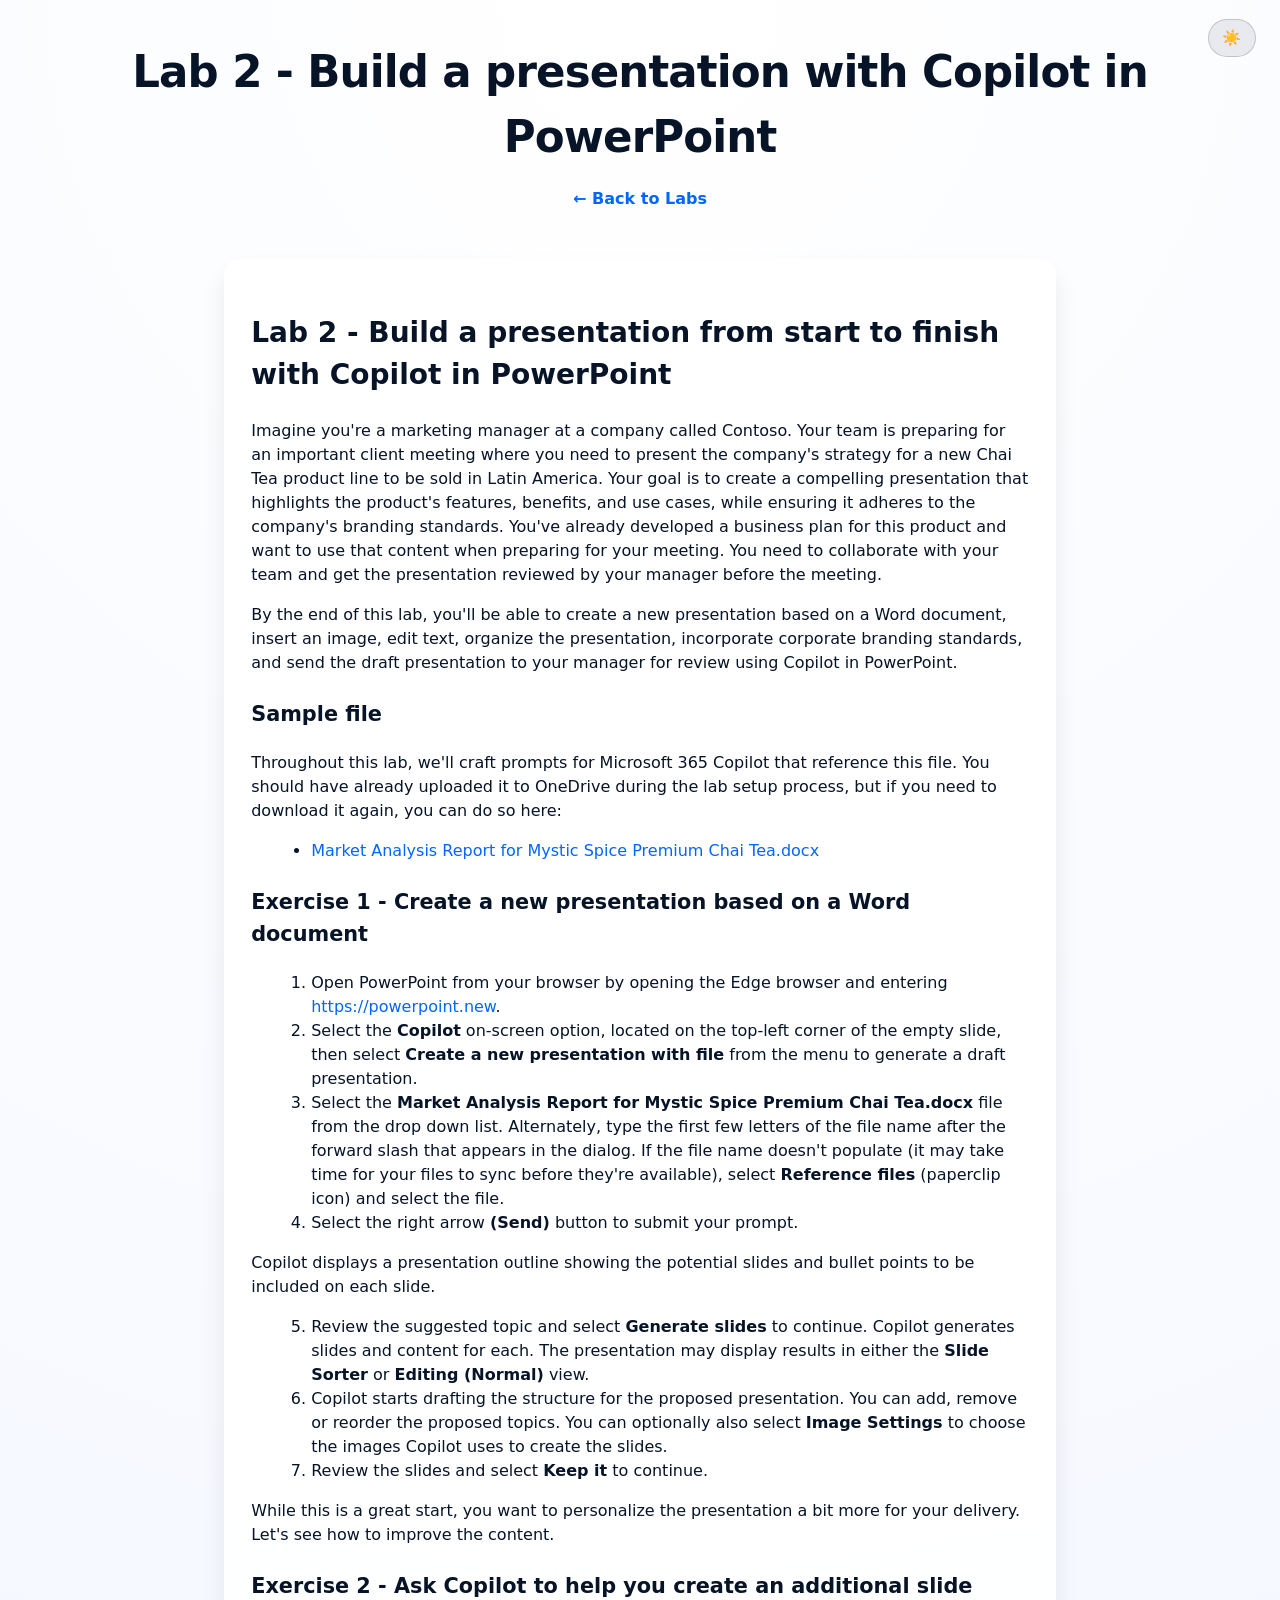
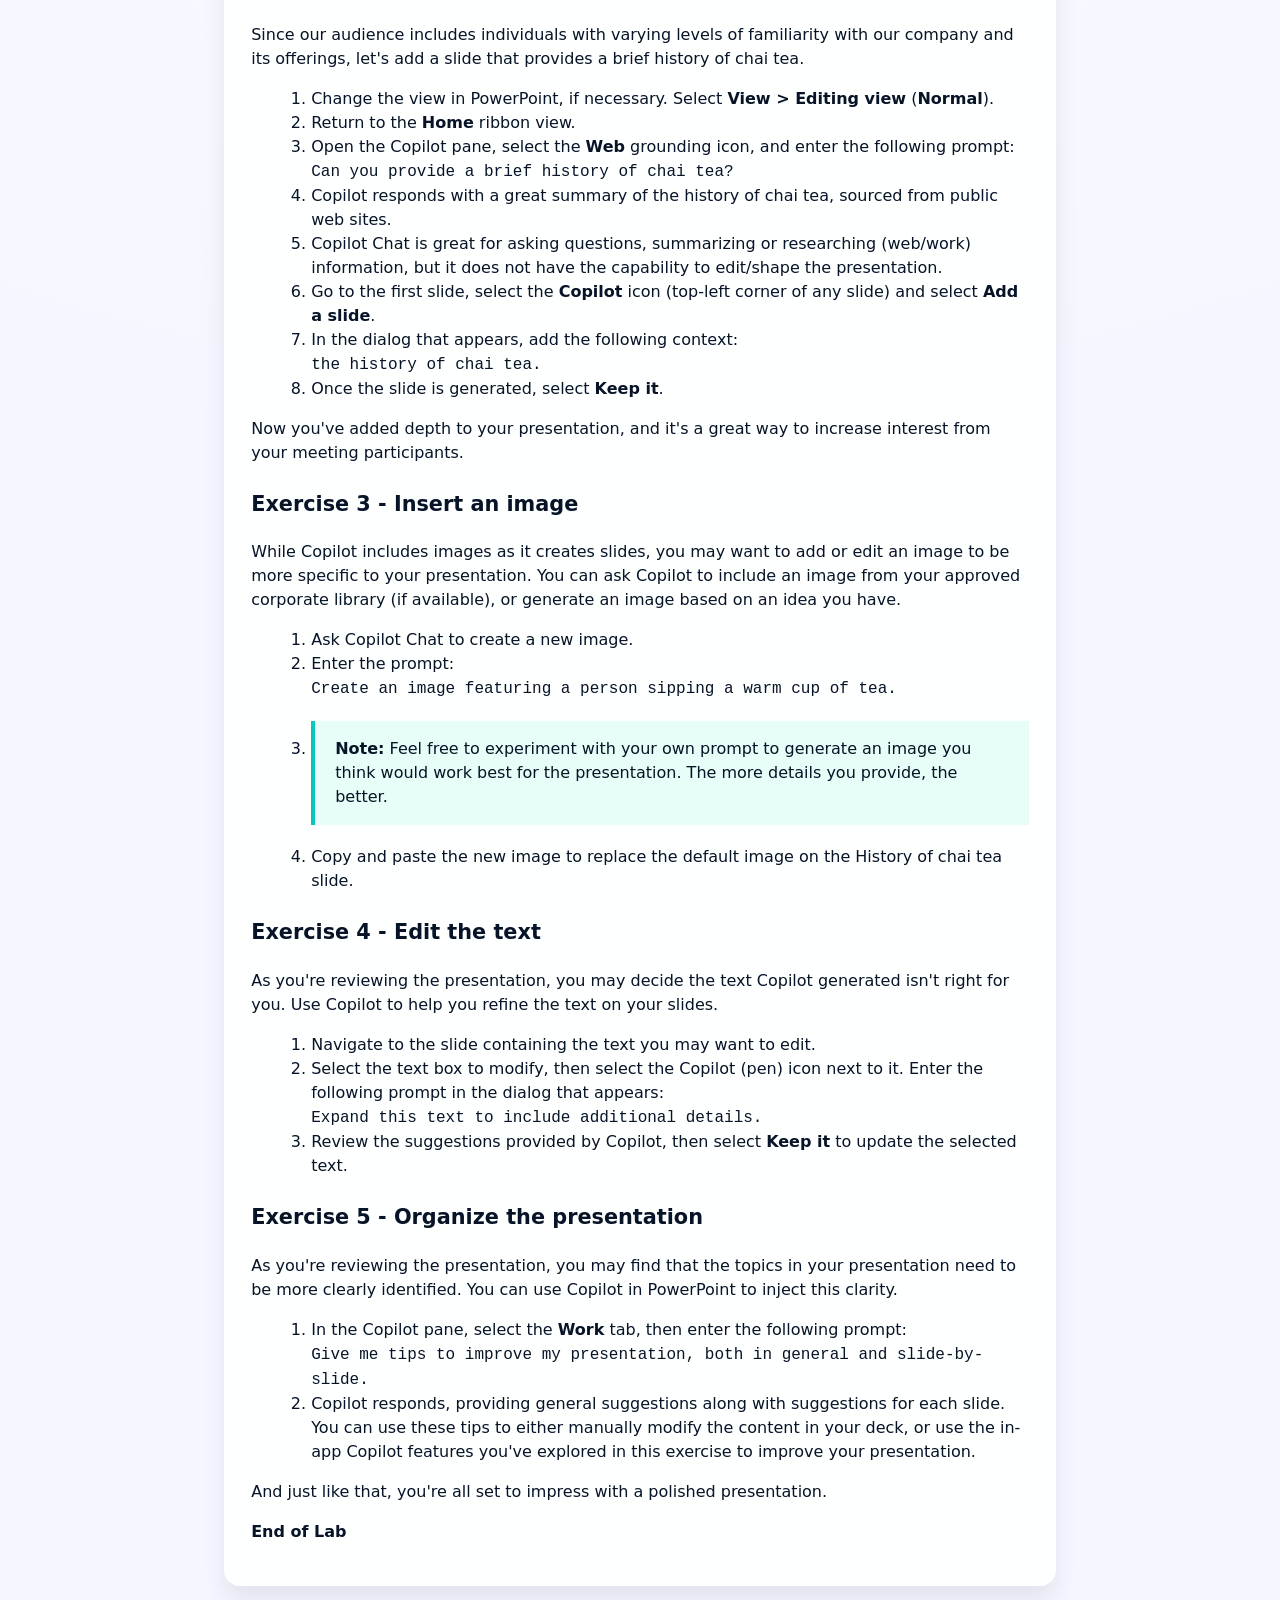
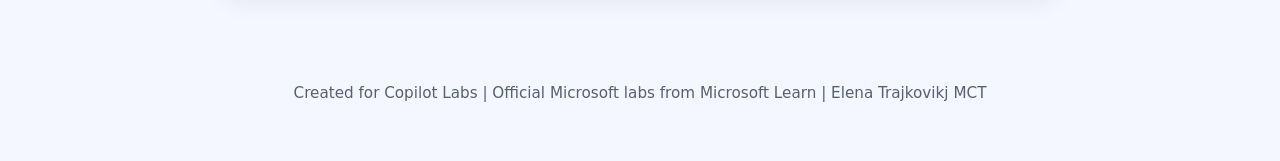
<file: lab_02_build_presentation_powerpoint.html>
<!DOCTYPE html>
<html lang="en">
<head>
  <meta charset="UTF-8" />
  <meta name="viewport" content="width=device-width, initial-scale=1.0" />
  <title>Lab 2 - Copilot in PowerPoint</title>
  <link rel="icon" href="MCT.svg" type="image/svg+xml" />
  <link rel="stylesheet" href="styles.css" />

</head>
<body>
  <header>
    <h1>Lab 2 - Build a presentation with Copilot in PowerPoint</h1>
    <nav class="header-nav"><a href="index.html">← Back to Labs</a></nav>
    <div class="header-controls">
      <button class="theme-toggle" id="themeToggle" aria-label="Toggle light/dark mode">🌙</button>
    </div>
  </header>
  <main>
    <div class="panel">
      <h2>Lab 2 - Build a presentation from start to finish with Copilot in PowerPoint</h2>
      <p>Imagine you're a marketing manager at a company called Contoso. Your team is preparing for an important client meeting where you need to present the company's strategy for a new Chai Tea product line to be sold in Latin America. Your goal is to create a compelling presentation that highlights the product's features, benefits, and use cases, while ensuring it adheres to the company's branding standards. You've already developed a business plan for this product and want to use that content when preparing for your meeting. You need to collaborate with your team and get the presentation reviewed by your manager before the meeting.</p>

      <p>By the end of this lab, you'll be able to create a new presentation based on a Word document, insert an image, edit text, organize the presentation, incorporate corporate branding standards, and send the draft presentation to your manager for review using Copilot in PowerPoint.</p>

      <h3>Sample file</h3>
      <p>Throughout this lab, we'll craft prompts for Microsoft 365 Copilot that reference this file. You should have already uploaded it to OneDrive during the lab setup process, but if you need to download it again, you can do so here:</p>
      <ul>
        <li><a href="https://go.microsoft.com/fwlink/?linkid=2268826">Market Analysis Report for Mystic Spice Premium Chai Tea.docx</a></li>
      </ul>

      <h3>Exercise 1 - Create a new presentation based on a Word document</h3>
      <ol>
        <li>Open PowerPoint from your browser by opening the Edge browser and entering <a href="https://powerpoint.new">https://powerpoint.new</a>.</li>
        <li>Select the <strong>Copilot</strong> on-screen option, located on the top-left corner of the empty slide, then select <strong>Create a new presentation with file</strong> from the menu to generate a draft presentation.</li>
        <li>Select the <strong>Market Analysis Report for Mystic Spice Premium Chai Tea.docx</strong> file from the drop down list. Alternately, type the first few letters of the file name after the forward slash that appears in the dialog. If the file name doesn't populate (it may take time for your files to sync before they're available), select <strong>Reference files</strong> (paperclip icon) and select the file.</li>
        <li>Select the right arrow <strong>(Send)</strong> button to submit your prompt.</li>
      </ol>
      <p>Copilot displays a presentation outline showing the potential slides and bullet points to be included on each slide.</p>

      <ol start="5">
        <li>Review the suggested topic and select <strong>Generate slides</strong> to continue. Copilot generates slides and content for each. The presentation may display results in either the <strong>Slide Sorter</strong> or <strong>Editing (Normal)</strong> view.</li>
        <li>Copilot starts drafting the structure for the proposed presentation. You can add, remove or reorder the proposed topics. You can optionally also select <strong>Image Settings</strong> to choose the images Copilot uses to create the slides.</li>
        <li>Review the slides and select <strong>Keep it</strong> to continue.</li>
      </ol>

      <p>While this is a great start, you want to personalize the presentation a bit more for your delivery. Let's see how to improve the content.</p>

      <h3>Exercise 2 - Ask Copilot to help you create an additional slide</h3>
      <p>Since our audience includes individuals with varying levels of familiarity with our company and its offerings, let's add a slide that provides a brief history of chai tea.</p>
      <ol>
        <li>Change the view in PowerPoint, if necessary. Select <strong>View &gt; Editing view</strong> (<strong>Normal</strong>).</li>
        <li>Return to the <strong>Home</strong> ribbon view.</li>
        <li>Open the Copilot pane, select the <strong>Web</strong> grounding icon, and enter the following prompt:<br /><code>Can you provide a brief history of chai tea?</code></li>
        <li>Copilot responds with a great summary of the history of chai tea, sourced from public web sites.</li>
        <li>Copilot Chat is great for asking questions, summarizing or researching (web/work) information, but it does not have the capability to edit/shape the presentation.</li>
        <li>Go to the first slide, select the <strong>Copilot</strong> icon (top-left corner of any slide) and select <strong>Add a slide</strong>.</li>
        <li>In the dialog that appears, add the following context:<br /><code>the history of chai tea.</code></li>
        <li>Once the slide is generated, select <strong>Keep it</strong>.</li>
      </ol>

      <p>Now you've added depth to your presentation, and it's a great way to increase interest from your meeting participants.</p>

      <h3>Exercise 3 - Insert an image</h3>
      <p>While Copilot includes images as it creates slides, you may want to add or edit an image to be more specific to your presentation. You can ask Copilot to include an image from your approved corporate library (if available), or generate an image based on an idea you have.</p>
      <ol>
        <li>Ask Copilot Chat to create a new image.</li>
        <li>Enter the prompt:<br /><code>Create an image featuring a person sipping a warm cup of tea.</code></li>
        <li><aside class="note"><strong>Note:</strong> Feel free to experiment with your own prompt to generate an image you think would work best for the presentation. The more details you provide, the better.</aside></li>
        <li>Copy and paste the new image to replace the default image on the History of chai tea slide.</li>
      </ol>

      <h3>Exercise 4 - Edit the text</h3>
      <p>As you're reviewing the presentation, you may decide the text Copilot generated isn't right for you. Use Copilot to help you refine the text on your slides.</p>
      <ol>
        <li>Navigate to the slide containing the text you may want to edit.</li>
        <li>Select the text box to modify, then select the Copilot (pen) icon next to it. Enter the following prompt in the dialog that appears:<br /><code>Expand this text to include additional details.</code></li>
        <li>Review the suggestions provided by Copilot, then select <strong>Keep it</strong> to update the selected text.</li>
      </ol>

      <h3>Exercise 5 - Organize the presentation</h3>
      <p>As you're reviewing the presentation, you may find that the topics in your presentation need to be more clearly identified. You can use Copilot in PowerPoint to inject this clarity.</p>
      <ol>
        <li>In the Copilot pane, select the <strong>Work</strong> tab, then enter the following prompt:<br /><code>Give me tips to improve my presentation, both in general and slide-by-slide.</code></li>
        <li>Copilot responds, providing general suggestions along with suggestions for each slide. You can use these tips to either manually modify the content in your deck, or use the in-app Copilot features you've explored in this exercise to improve your presentation.</li>
      </ol>

      <p>And just like that, you're all set to impress with a polished presentation.</p>
      <p><strong>End of Lab</strong></p>
    </div>
  </main>
  <footer>
    <p>Created for Copilot Labs | Official Microsoft labs from Microsoft Learn | Elena Trajkovikj MCT</p>
  </footer>  <script src="theme.js" defer></script></body>
</html>
</file>
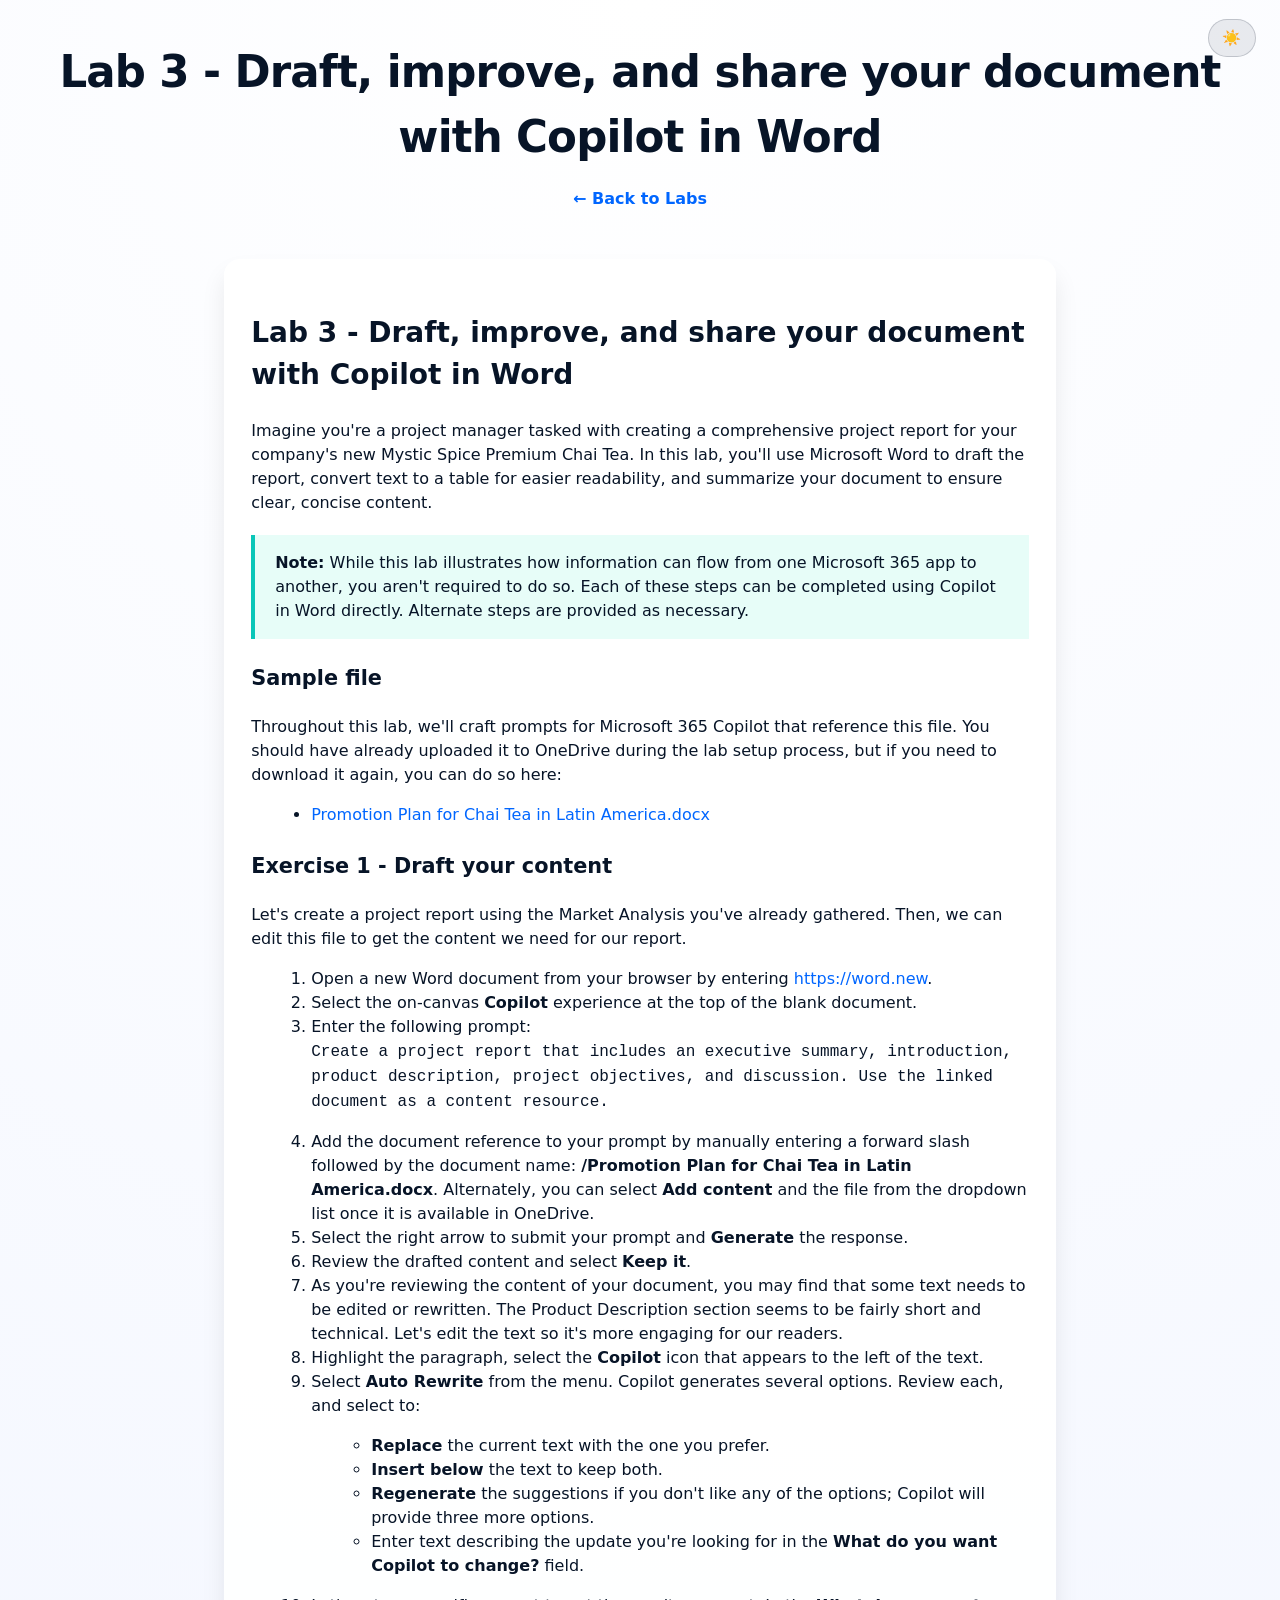
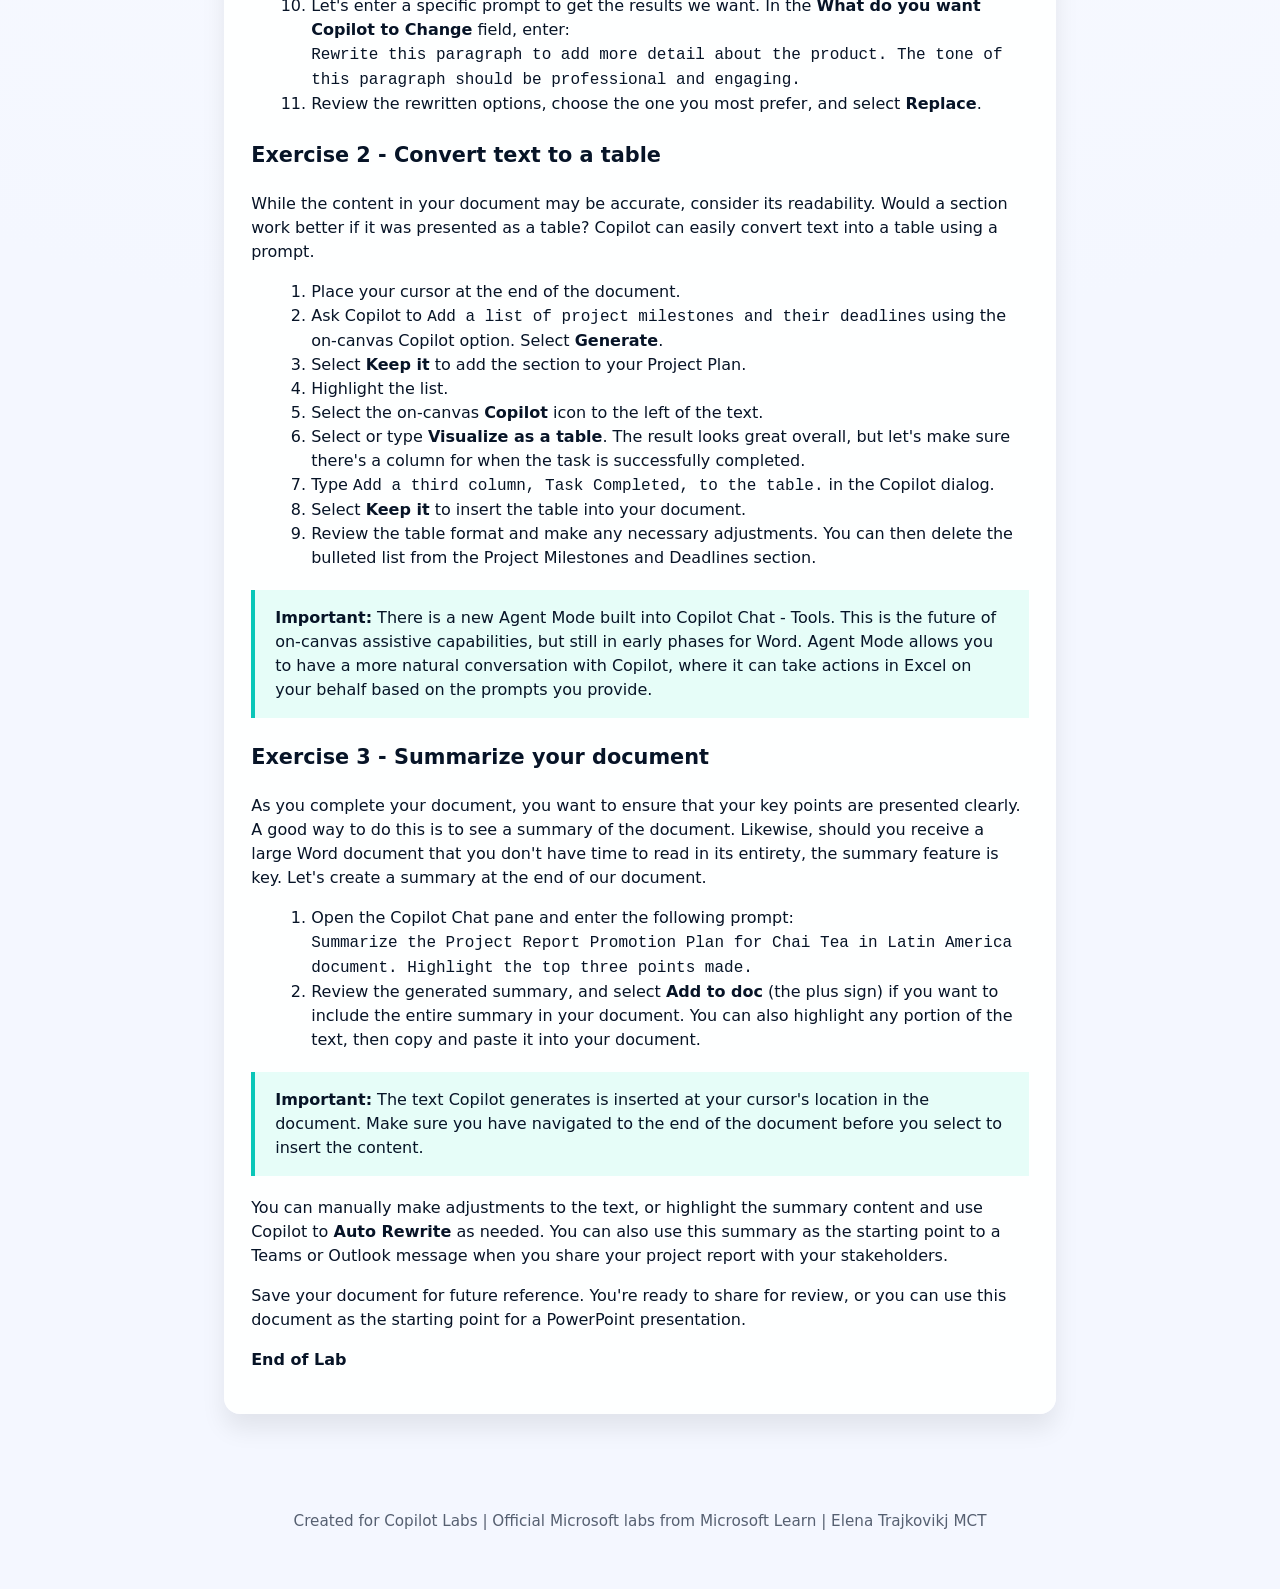
<file: lab_03_write_document_word.html>
<!DOCTYPE html>
<html lang="en">
<head>
  <meta charset="UTF-8" />
  <meta name="viewport" content="width=device-width, initial-scale=1.0" />
  <title>Lab 3 - Copilot in Word</title>
  <link rel="icon" href="MCT.svg" type="image/svg+xml" />
  <link rel="stylesheet" href="styles.css" />

</head>
<body>
  <header>
    <h1>Lab 3 - Draft, improve, and share your document with Copilot in Word</h1>
    <nav class="header-nav"><a href="index.html">← Back to Labs</a></nav>
    <div class="header-controls">
      <button class="theme-toggle" id="themeToggle" aria-label="Toggle light/dark mode">🌙</button>
    </div>
  </header>
  <main>
    <div class="panel">
      <h2>Lab 3 - Draft, improve, and share your document with Copilot in Word</h2>
      <p>Imagine you're a project manager tasked with creating a comprehensive project report for your company's new Mystic Spice Premium Chai Tea. In this lab, you'll use Microsoft Word to draft the report, convert text to a table for easier readability, and summarize your document to ensure clear, concise content.</p>

      <aside class="note">
        <strong>Note:</strong> While this lab illustrates how information can flow from one Microsoft 365 app to another, you aren't required to do so. Each of these steps can be completed using Copilot in Word directly. Alternate steps are provided as necessary.
      </aside>

      <h3>Sample file</h3>
      <p>Throughout this lab, we'll craft prompts for Microsoft 365 Copilot that reference this file. You should have already uploaded it to OneDrive during the lab setup process, but if you need to download it again, you can do so here:</p>
      <ul>
        <li><a href="https://go.microsoft.com/fwlink/?linkid=2269126">Promotion Plan for Chai Tea in Latin America.docx</a></li>
      </ul>

      <h3>Exercise 1 - Draft your content</h3>
      <p>Let's create a project report using the Market Analysis you've already gathered. Then, we can edit this file to get the content we need for our report.</p>
      <ol>
        <li>Open a new Word document from your browser by entering <a href="https://word.new">https://word.new</a>.</li>
        <li>Select the on-canvas <strong>Copilot</strong> experience at the top of the blank document.</li>
        <li>Enter the following prompt:<br /><code>Create a project report that includes an executive summary, introduction, product description, project objectives, and discussion. Use the linked document as a content resource.</code></li>
      </ol>

      <ol start="4">
        <li>Add the document reference to your prompt by manually entering a forward slash followed by the document name: <strong>/Promotion Plan for Chai Tea in Latin America.docx</strong>. Alternately, you can select <strong>Add content</strong> and the file from the dropdown list once it is available in OneDrive.</li>
        <li>Select the right arrow to submit your prompt and <strong>Generate</strong> the response.</li>
        <li>Review the drafted content and select <strong>Keep it</strong>.</li>
        <li>As you're reviewing the content of your document, you may find that some text needs to be edited or rewritten. The Product Description section seems to be fairly short and technical. Let's edit the text so it's more engaging for our readers.</li>
        <li>Highlight the paragraph, select the <strong>Copilot</strong> icon that appears to the left of the text.</li>
        <li>Select <strong>Auto Rewrite</strong> from the menu. Copilot generates several options. Review each, and select to:
          <ul>
            <li><strong>Replace</strong> the current text with the one you prefer.</li>
            <li><strong>Insert below</strong> the text to keep both.</li>
            <li><strong>Regenerate</strong> the suggestions if you don't like any of the options; Copilot will provide three more options.</li>
            <li>Enter text describing the update you're looking for in the <strong>What do you want Copilot to change?</strong> field.</li>
          </ul>
        </li>
        <li>Let's enter a specific prompt to get the results we want. In the <strong>What do you want Copilot to Change</strong> field, enter:<br /><code>Rewrite this paragraph to add more detail about the product. The tone of this paragraph should be professional and engaging.</code></li>
        <li>Review the rewritten options, choose the one you most prefer, and select <strong>Replace</strong>.</li>
      </ol>

      <h3>Exercise 2 - Convert text to a table</h3>
      <p>While the content in your document may be accurate, consider its readability. Would a section work better if it was presented as a table? Copilot can easily convert text into a table using a prompt.</p>
      <ol>
        <li>Place your cursor at the end of the document.</li>
        <li>Ask Copilot to <code>Add a list of project milestones and their deadlines</code> using the on-canvas Copilot option. Select <strong>Generate</strong>.</li>
        <li>Select <strong>Keep it</strong> to add the section to your Project Plan.</li>
        <li>Highlight the list.</li>
        <li>Select the on-canvas <strong>Copilot</strong> icon to the left of the text.</li>
        <li>Select or type <strong>Visualize as a table</strong>. The result looks great overall, but let's make sure there's a column for when the task is successfully completed.</li>
        <li>Type <code>Add a third column, Task Completed, to the table.</code> in the Copilot dialog.</li>
        <li>Select <strong>Keep it</strong> to insert the table into your document.</li>
        <li>Review the table format and make any necessary adjustments. You can then delete the bulleted list from the Project Milestones and Deadlines section.</li>
      </ol>

      <aside class="note">
        <strong>Important:</strong> There is a new Agent Mode built into Copilot Chat - Tools. This is the future of on-canvas assistive capabilities, but still in early phases for Word. Agent Mode allows you to have a more natural conversation with Copilot, where it can take actions in Excel on your behalf based on the prompts you provide.
      </aside>

      <h3>Exercise 3 - Summarize your document</h3>
      <p>As you complete your document, you want to ensure that your key points are presented clearly. A good way to do this is to see a summary of the document. Likewise, should you receive a large Word document that you don't have time to read in its entirety, the summary feature is key. Let's create a summary at the end of our document.</p>
      <ol>
        <li>Open the Copilot Chat pane and enter the following prompt:<br /><code>Summarize the Project Report Promotion Plan for Chai Tea in Latin America document. Highlight the top three points made.</code></li>
        <li>Review the generated summary, and select <strong>Add to doc</strong> (the plus sign) if you want to include the entire summary in your document. You can also highlight any portion of the text, then copy and paste it into your document.</li>
      </ol>

      <aside class="note">
        <strong>Important:</strong> The text Copilot generates is inserted at your cursor's location in the document. Make sure you have navigated to the end of the document before you select to insert the content.
      </aside>

      <p>You can manually make adjustments to the text, or highlight the summary content and use Copilot to <strong>Auto Rewrite</strong> as needed. You can also use this summary as the starting point to a Teams or Outlook message when you share your project report with your stakeholders.</p>

      <p>Save your document for future reference. You're ready to share for review, or you can use this document as the starting point for a PowerPoint presentation.</p>

      <p><strong>End of Lab</strong></p>
    </div>
  </main>
  <footer>
    <p>Created for Copilot Labs | Official Microsoft labs from Microsoft Learn | Elena Trajkovikj MCT</p>
  </footer>  <script src="theme.js" defer></script></body>
</html>
</file>
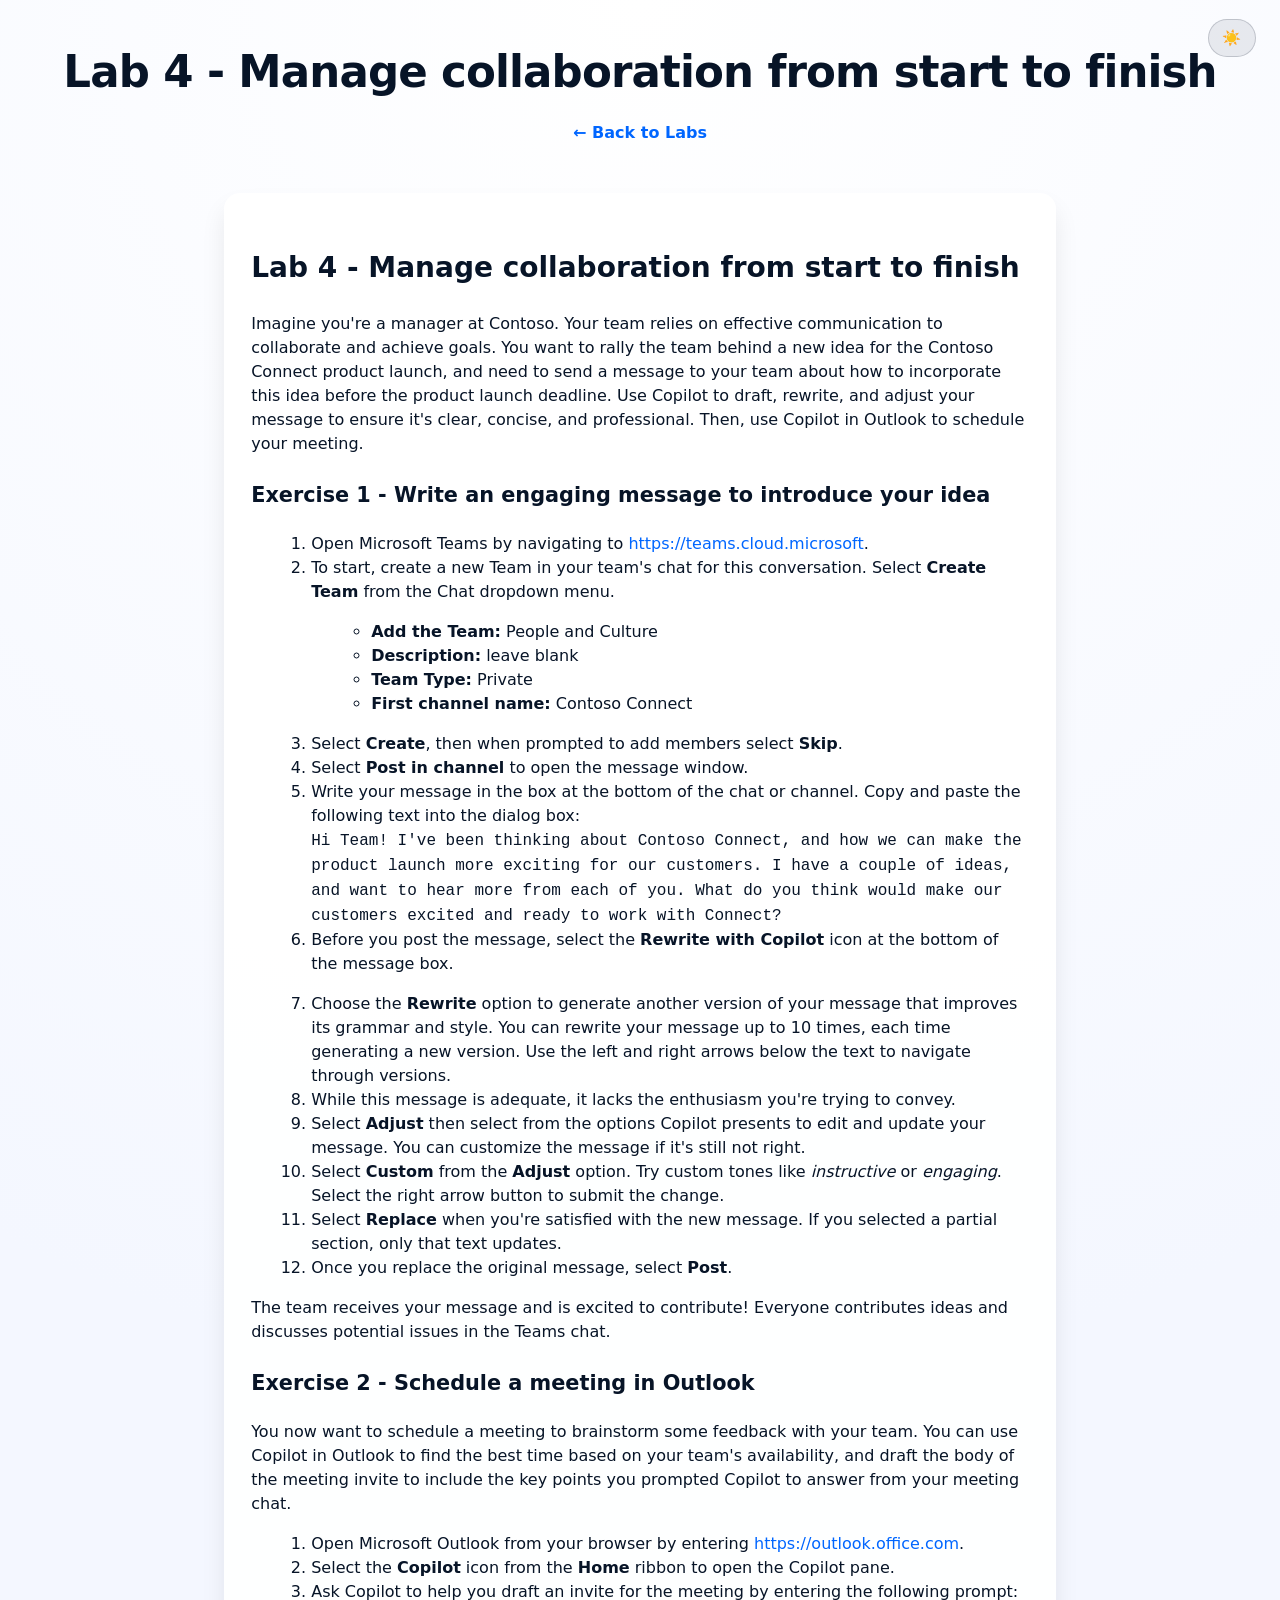
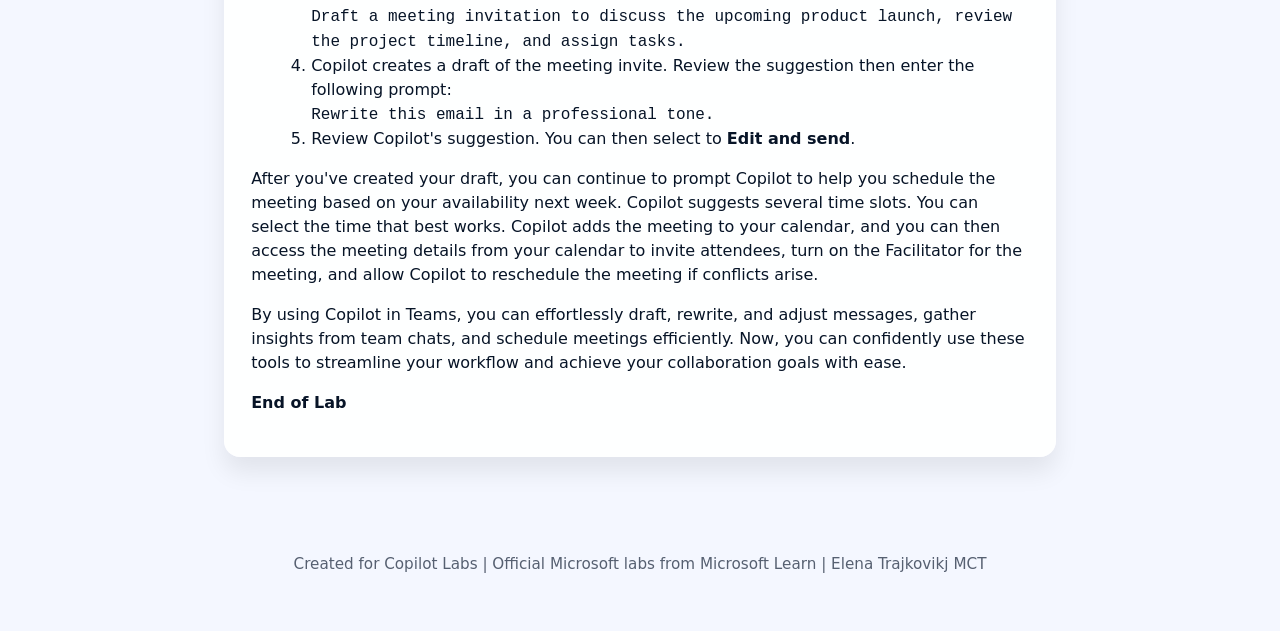
<file: lab_04_collaborate_with_teams.html>
<!DOCTYPE html>
<html lang="en">
<head>
  <meta charset="UTF-8" />
  <meta name="viewport" content="width=device-width, initial-scale=1.0" />
  <title>Lab 4 - Copilot in Teams/Outlook</title>
  <link rel="icon" href="MCT.svg" type="image/svg+xml" />
  <link rel="stylesheet" href="styles.css" />

</head>
<body>
  <header>
    <h1>Lab 4 - Manage collaboration from start to finish</h1>
    <nav class="header-nav"><a href="index.html">← Back to Labs</a></nav>
    <div class="header-controls">
      <button class="theme-toggle" id="themeToggle" aria-label="Toggle light/dark mode">🌙</button>
    </div>
  </header>
  <main>
    <div class="panel">
      <h2>Lab 4 - Manage collaboration from start to finish</h2>
      <p>Imagine you're a manager at Contoso. Your team relies on effective communication to collaborate and achieve goals. You want to rally the team behind a new idea for the Contoso Connect product launch, and need to send a message to your team about how to incorporate this idea before the product launch deadline. Use Copilot to draft, rewrite, and adjust your message to ensure it's clear, concise, and professional. Then, use Copilot in Outlook to schedule your meeting.</p>

      <h3>Exercise 1 - Write an engaging message to introduce your idea</h3>
      <ol>
        <li>Open Microsoft Teams by navigating to <a href="https://teams.cloud.microsoft">https://teams.cloud.microsoft</a>.</li>
        <li>To start, create a new Team in your team's chat for this conversation. Select <strong>Create Team</strong> from the Chat dropdown menu.
          <ul>
            <li><strong>Add the Team:</strong> People and Culture</li>
            <li><strong>Description:</strong> leave blank</li>
            <li><strong>Team Type:</strong> Private</li>
            <li><strong>First channel name:</strong> Contoso Connect</li>
          </ul>
        </li>
        <li>Select <strong>Create</strong>, then when prompted to add members select <strong>Skip</strong>.</li>
        <li>Select <strong>Post in channel</strong> to open the message window.</li>
        <li>Write your message in the box at the bottom of the chat or channel. Copy and paste the following text into the dialog box:<br /><code>Hi Team! I've been thinking about Contoso Connect, and how we can make the product launch more exciting for our customers. I have a couple of ideas, and want to hear more from each of you. What do you think would make our customers excited and ready to work with Connect?</code></li>
        <li>Before you post the message, select the <strong>Rewrite with Copilot</strong> icon at the bottom of the message box.</li>
      </ol>

      <ol start="7">
        <li>Choose the <strong>Rewrite</strong> option to generate another version of your message that improves its grammar and style. You can rewrite your message up to 10 times, each time generating a new version. Use the left and right arrows below the text to navigate through versions.</li>
        <li>While this message is adequate, it lacks the enthusiasm you're trying to convey.</li>
        <li>Select <strong>Adjust</strong> then select from the options Copilot presents to edit and update your message. You can customize the message if it's still not right.</li>
        <li>Select <strong>Custom</strong> from the <strong>Adjust</strong> option. Try custom tones like <em>instructive</em> or <em>engaging</em>. Select the right arrow button to submit the change.</li>
        <li>Select <strong>Replace</strong> when you're satisfied with the new message. If you selected a partial section, only that text updates.</li>
        <li>Once you replace the original message, select <strong>Post</strong>.</li>
      </ol>

      <p>The team receives your message and is excited to contribute! Everyone contributes ideas and discusses potential issues in the Teams chat.</p>

      <h3>Exercise 2 - Schedule a meeting in Outlook</h3>
      <p>You now want to schedule a meeting to brainstorm some feedback with your team. You can use Copilot in Outlook to find the best time based on your team's availability, and draft the body of the meeting invite to include the key points you prompted Copilot to answer from your meeting chat.</p>
      <ol>
        <li>Open Microsoft Outlook from your browser by entering <a href="https://outlook.office.com">https://outlook.office.com</a>.</li>
        <li>Select the <strong>Copilot</strong> icon from the <strong>Home</strong> ribbon to open the Copilot pane.</li>
        <li>Ask Copilot to help you draft an invite for the meeting by entering the following prompt:<br /><code>Draft a meeting invitation to discuss the upcoming product launch, review the project timeline, and assign tasks.</code></li>
        <li>Copilot creates a draft of the meeting invite. Review the suggestion then enter the following prompt:<br /><code>Rewrite this email in a professional tone.</code></li>
        <li>Review Copilot's suggestion. You can then select to <strong>Edit and send</strong>.</li>
      </ol>

      <p>After you've created your draft, you can continue to prompt Copilot to help you schedule the meeting based on your availability next week. Copilot suggests several time slots. You can select the time that best works. Copilot adds the meeting to your calendar, and you can then access the meeting details from your calendar to invite attendees, turn on the Facilitator for the meeting, and allow Copilot to reschedule the meeting if conflicts arise.</p>

      <p>By using Copilot in Teams, you can effortlessly draft, rewrite, and adjust messages, gather insights from team chats, and schedule meetings efficiently. Now, you can confidently use these tools to streamline your workflow and achieve your collaboration goals with ease.</p>

      <p><strong>End of Lab</strong></p>
    </div>
  </main>
  <footer>
    <p>Created for Copilot Labs | Official Microsoft labs from Microsoft Learn | Elena Trajkovikj MCT</p>
  </footer>  <script src="theme.js" defer></script></body>
</html>
</file>
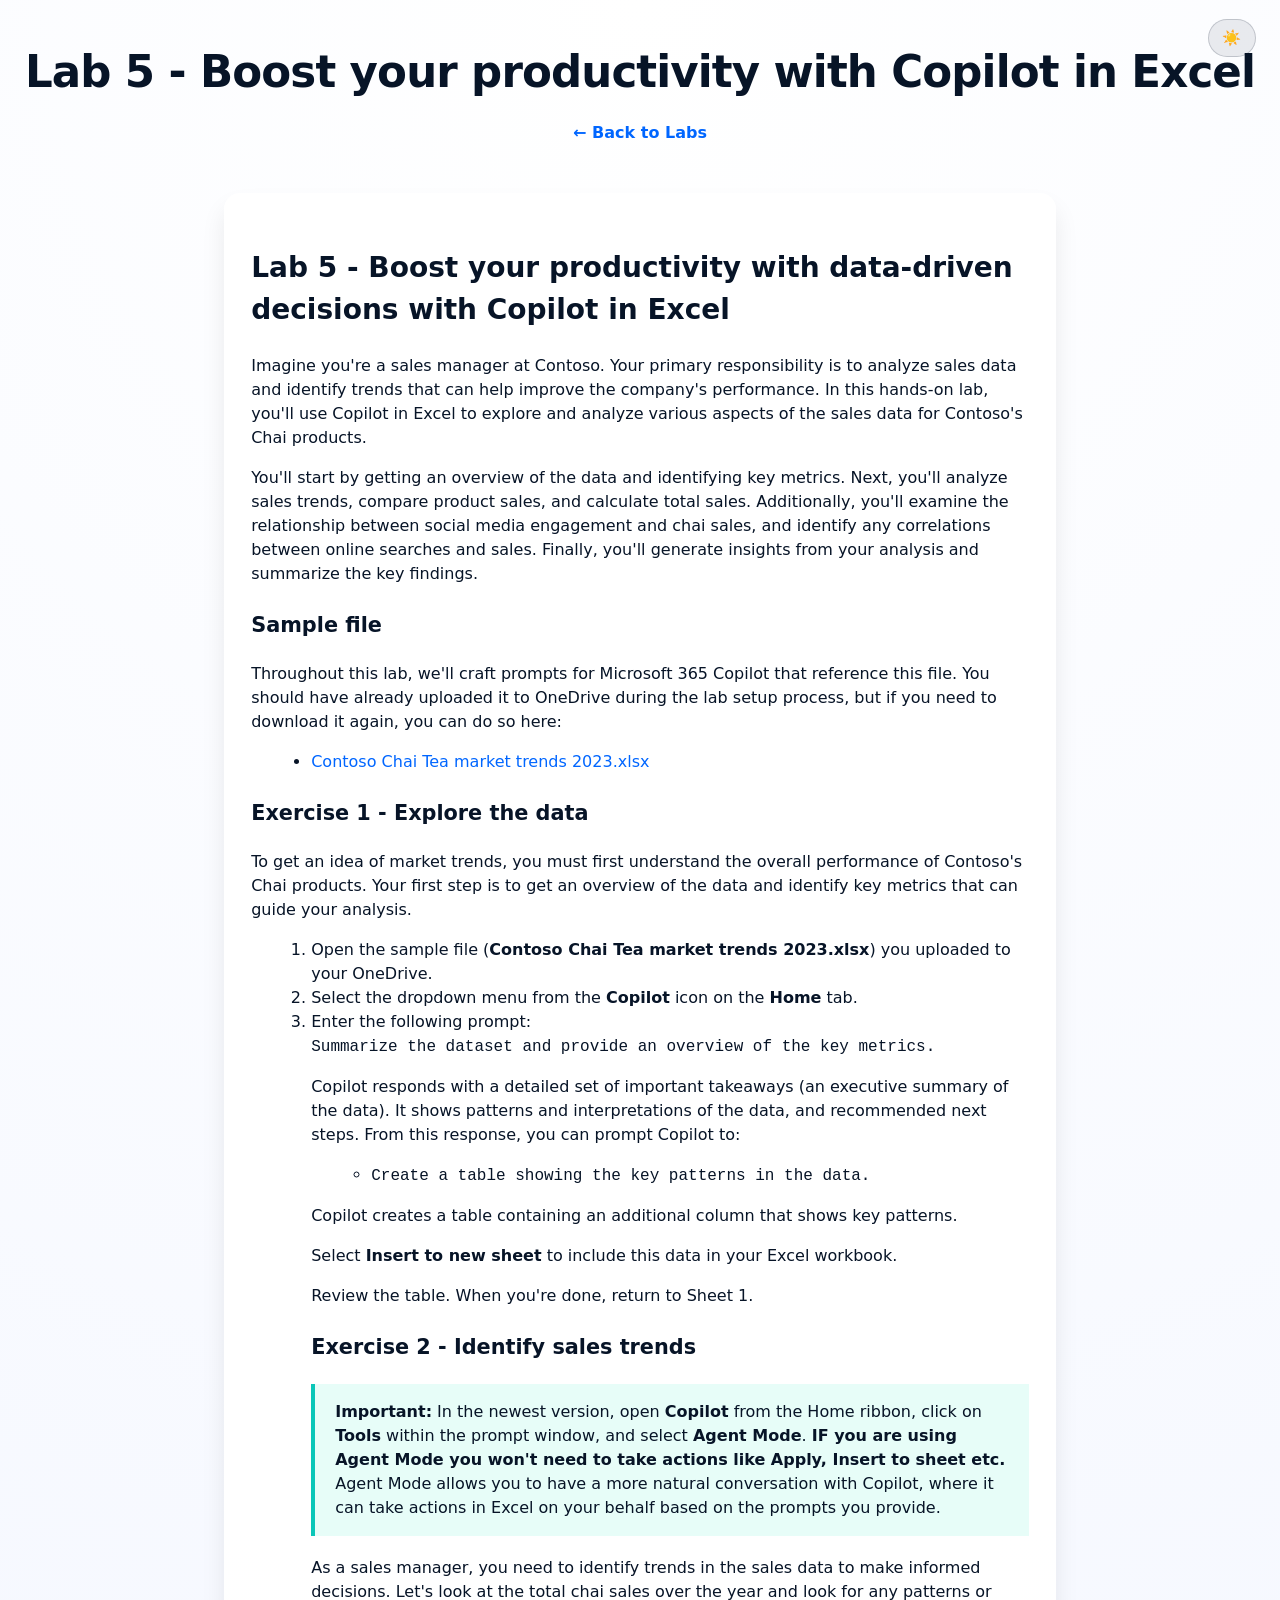
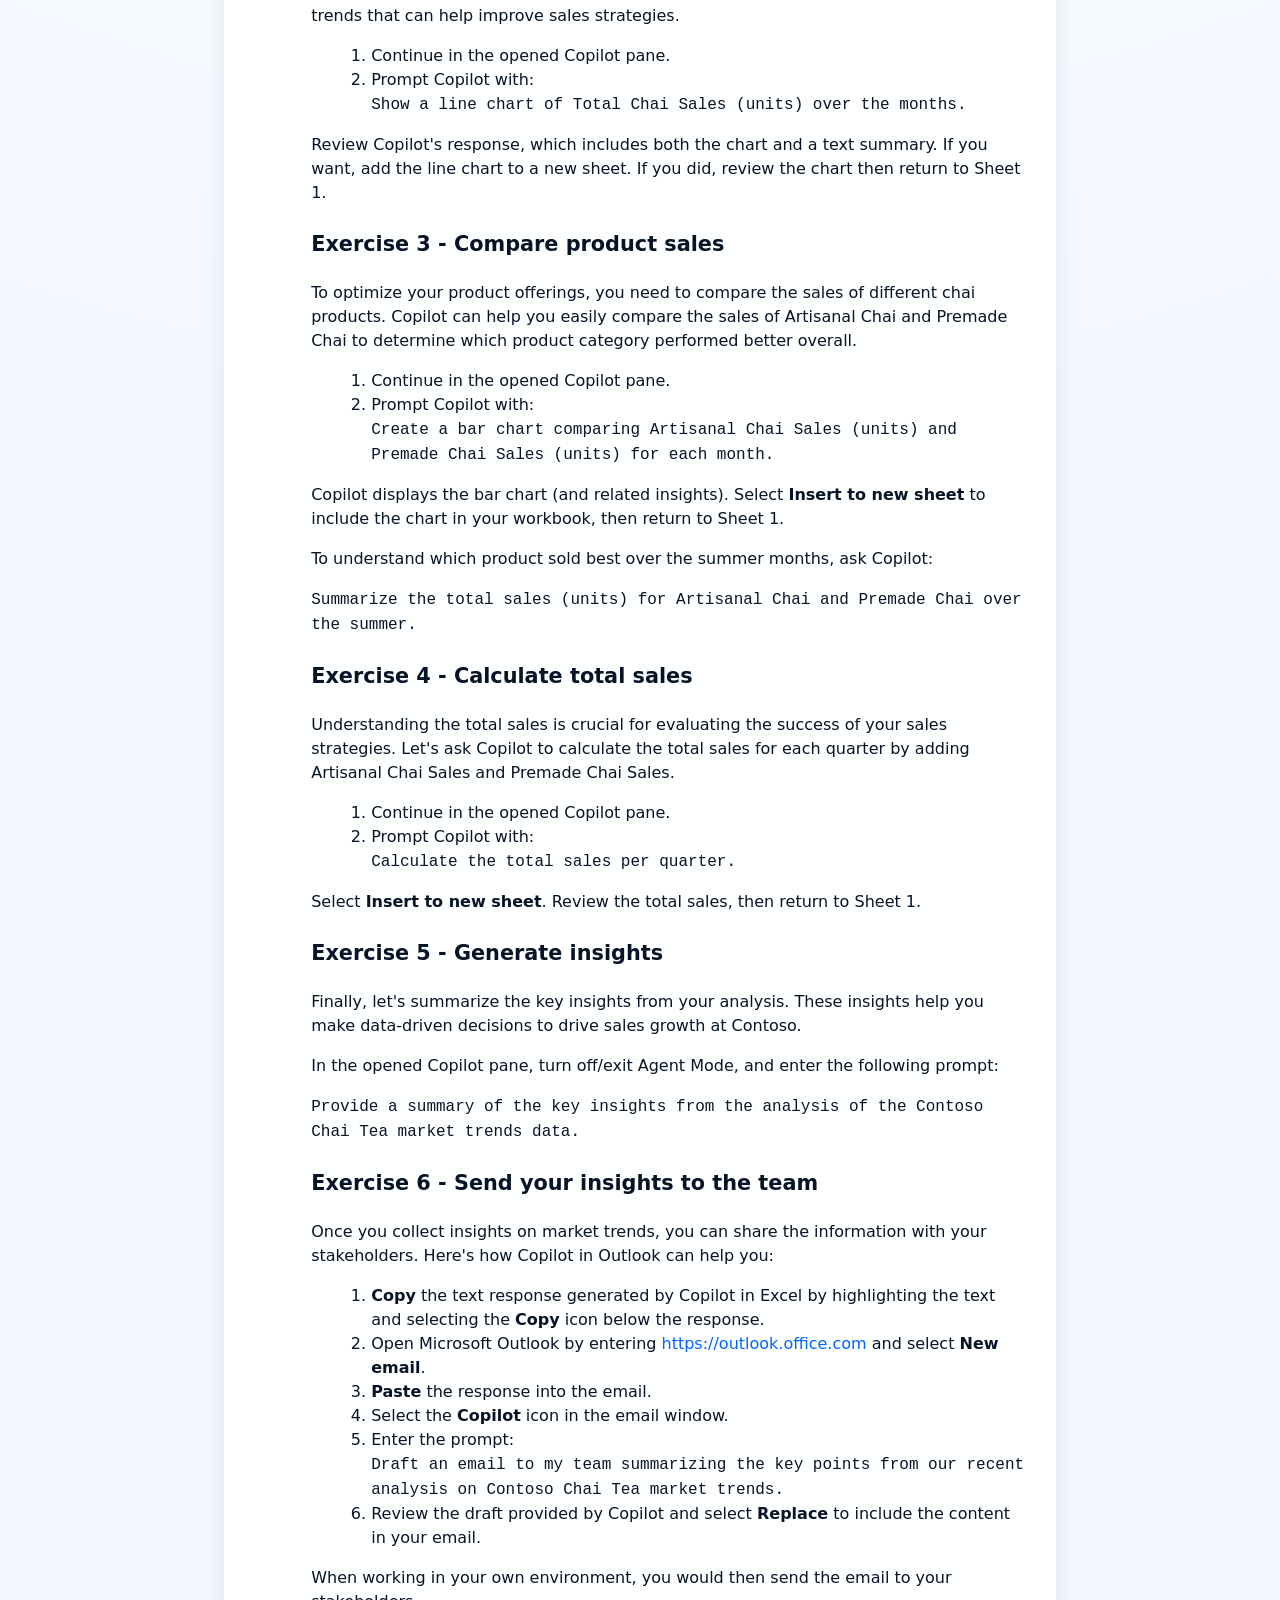
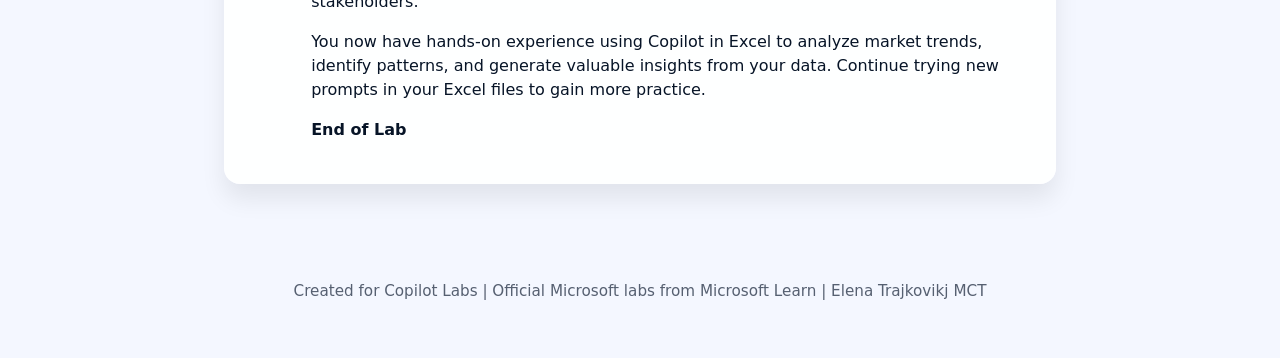
<file: lab_05_boost_productivity_excel.html>
<!DOCTYPE html>
<html lang="en">
<head>
  <meta charset="UTF-8" />
  <meta name="viewport" content="width=device-width, initial-scale=1.0" />
  <title>Lab 5 - Copilot in Excel</title>
  <link rel="icon" href="MCT.svg" type="image/svg+xml" />
  <link rel="stylesheet" href="styles.css" />

</head>
<body>
  <header>
    <h1>Lab 5 - Boost your productivity with Copilot in Excel</h1>
    <nav class="header-nav"><a href="index.html">← Back to Labs</a></nav>
    <div class="header-controls">
      <button class="theme-toggle" id="themeToggle" aria-label="Toggle light/dark mode">🌙</button>
    </div>
  </header>
  <main>
    <div class="panel">
      <h2>Lab 5 - Boost your productivity with data-driven decisions with Copilot in Excel</h2>
      <p>Imagine you're a sales manager at Contoso. Your primary responsibility is to analyze sales data and identify trends that can help improve the company's performance. In this hands-on lab, you'll use Copilot in Excel to explore and analyze various aspects of the sales data for Contoso's Chai products.</p>

      <p>You'll start by getting an overview of the data and identifying key metrics. Next, you'll analyze sales trends, compare product sales, and calculate total sales. Additionally, you'll examine the relationship between social media engagement and chai sales, and identify any correlations between online searches and sales. Finally, you'll generate insights from your analysis and summarize the key findings.</p>

      <h3>Sample file</h3>
      <p>Throughout this lab, we'll craft prompts for Microsoft 365 Copilot that reference this file. You should have already uploaded it to OneDrive during the lab setup process, but if you need to download it again, you can do so here:</p>
      <ul>
        <li><a href="https://go.microsoft.com/fwlink/?linkid=2268822">Contoso Chai Tea market trends 2023.xlsx</a></li>
      </ul>

      <h3>Exercise 1 - Explore the data</h3>
      <p>To get an idea of market trends, you must first understand the overall performance of Contoso's Chai products. Your first step is to get an overview of the data and identify key metrics that can guide your analysis.</p>
      <ol>
        <li>Open the sample file (<strong>Contoso Chai Tea market trends 2023.xlsx</strong>) you uploaded to your OneDrive.</li>
        <li>Select the dropdown menu from the <strong>Copilot</strong> icon on the <strong>Home</strong> tab.           
        </li>
        <li>Enter the following prompt:<br /><code>Summarize the dataset and provide an overview of the key metrics.</code></li>
        <p>Copilot responds with a detailed set of important takeaways (an executive summary of the data). It shows patterns and interpretations of the data, and recommended next steps. From this response, you can prompt Copilot to:</p>
      <ul>
        <li><code>Create a table showing the key patterns in the data.</code></li>
      </ul>
      <p>Copilot creates a table containing an additional column that shows key patterns.</p>
      <p>Select <strong>Insert to new sheet</strong> to include this data in your Excel workbook.</p>
      <p>Review the table. When you're done, return to Sheet 1.</p>

      <h3>Exercise 2 - Identify sales trends</h3>

      <aside class="note">
        <strong>Important:</strong> In the newest version, open <strong>Copilot</strong> from the Home ribbon, click on <strong>Tools</strong> within the prompt window, and select <strong>Agent Mode</strong>. <strong>IF you are using Agent Mode you won't need to take actions like Apply, Insert to sheet etc.</strong> Agent Mode allows you to have a more natural conversation with Copilot, where it can take actions in Excel on your behalf based on the prompts you provide.
      </aside>
      <p>As a sales manager, you need to identify trends in the sales data to make informed decisions. Let's look at the total chai sales over the year and look for any patterns or trends that can help improve sales strategies.</p>
      <ol>
        <li>Continue in the opened Copilot pane.</li>
        <li>Prompt Copilot with:<br /><code>Show a line chart of Total Chai Sales (units) over the months.</code></li>
      </ol>
      <p>Review Copilot's response, which includes both the chart and a text summary. If you want, add the line chart to a new sheet. If you did, review the chart then return to Sheet 1.</p>

      <h3>Exercise 3 - Compare product sales</h3>
      <p>To optimize your product offerings, you need to compare the sales of different chai products. Copilot can help you easily compare the sales of Artisanal Chai and Premade Chai to determine which product category performed better overall.</p>
      <ol>
        <li>Continue in the opened Copilot pane.</li>
        <li>Prompt Copilot with:<br /><code>Create a bar chart comparing Artisanal Chai Sales (units) and Premade Chai Sales (units) for each month.</code></li>
      </ol>
      <p>Copilot displays the bar chart (and related insights). Select <strong>Insert to new sheet</strong> to include the chart in your workbook, then return to Sheet 1.</p>
      <p>To understand which product sold best over the summer months, ask Copilot:</p>
      <p><code>Summarize the total sales (units) for Artisanal Chai and Premade Chai over the summer.</code></p>

      <h3>Exercise 4 - Calculate total sales</h3>
      <p>Understanding the total sales is crucial for evaluating the success of your sales strategies. Let's ask Copilot to calculate the total sales for each quarter by adding Artisanal Chai Sales and Premade Chai Sales.</p>
      <ol>
        <li>Continue in the opened Copilot pane.</li>
        <li>Prompt Copilot with:<br /><code>Calculate the total sales per quarter.</code></li>
      </ol>
      <p>Select <strong>Insert to new sheet</strong>. Review the total sales, then return to Sheet 1.</p>

      <h3>Exercise 5 - Generate insights</h3>
      <p>Finally, let's summarize the key insights from your analysis. These insights help you make data-driven decisions to drive sales growth at Contoso.</p>
      <p>In the opened Copilot pane, turn off/exit Agent Mode, and enter the following prompt:</p>
      <p><code>Provide a summary of the key insights from the analysis of the Contoso Chai Tea market trends data.</code></p>

      <h3>Exercise 6 - Send your insights to the team</h3>
      <p>Once you collect insights on market trends, you can share the information with your stakeholders. Here's how Copilot in Outlook can help you:</p>
      <ol>
        <li><strong>Copy</strong> the text response generated by Copilot in Excel by highlighting the text and selecting the <strong>Copy</strong> icon below the response.</li>
        <li>Open Microsoft Outlook by entering <a href="https://outlook.office.com">https://outlook.office.com</a> and select <strong>New email</strong>.</li>
        <li><strong>Paste</strong> the response into the email.</li>
        <li>Select the <strong>Copilot</strong> icon in the email window.</li>
        <li>Enter the prompt:<br /><code>Draft an email to my team summarizing the key points from our recent analysis on Contoso Chai Tea market trends.</code></li>
        <li>Review the draft provided by Copilot and select <strong>Replace</strong> to include the content in your email.</li>
      </ol>

      <p>When working in your own environment, you would then send the email to your stakeholders.</p>

      <p>You now have hands-on experience using Copilot in Excel to analyze market trends, identify patterns, and generate valuable insights from your data. Continue trying new prompts in your Excel files to gain more practice.</p>

      <p><strong>End of Lab</strong></p>
    </div>
  </main>
  <footer>
    <p>Created for Copilot Labs | Official Microsoft labs from Microsoft Learn | Elena Trajkovikj MCT</p>
  </footer>
  <script src="theme.js" defer></script>
</body>
</html>
</file>
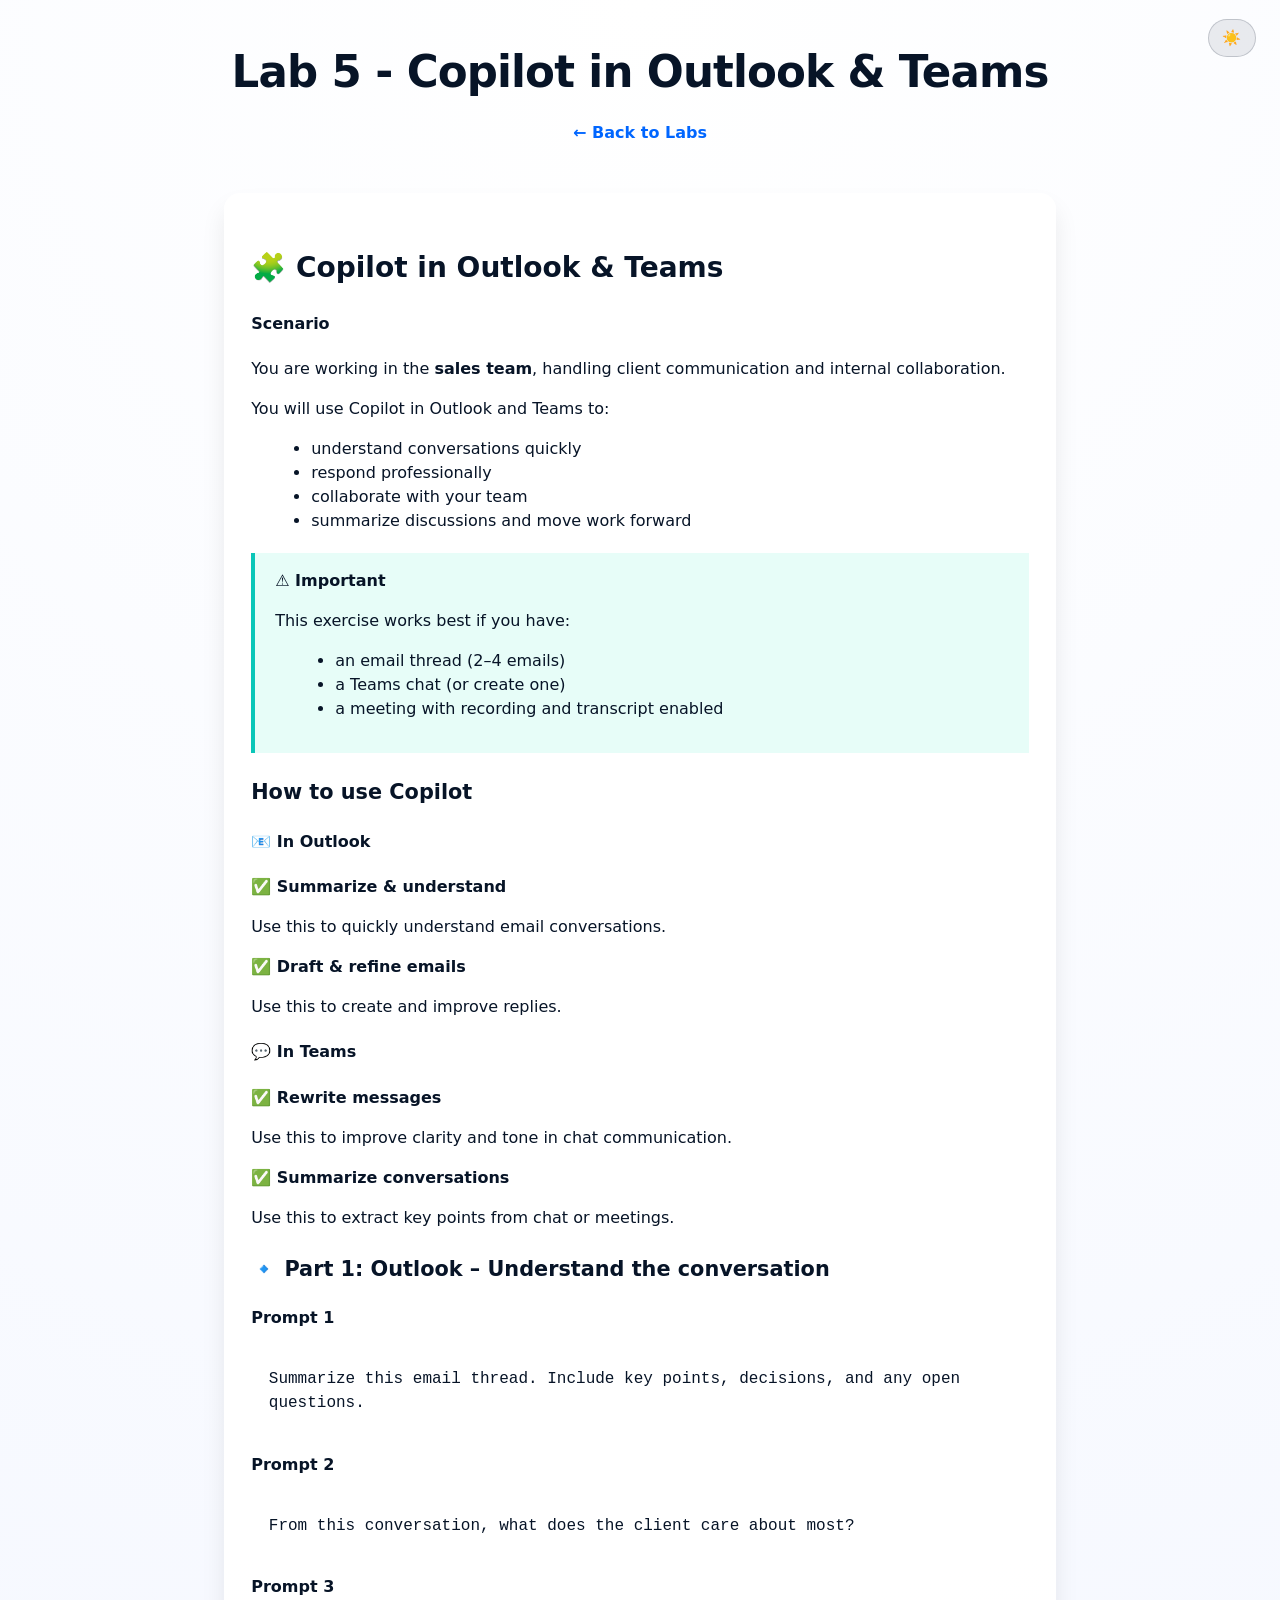
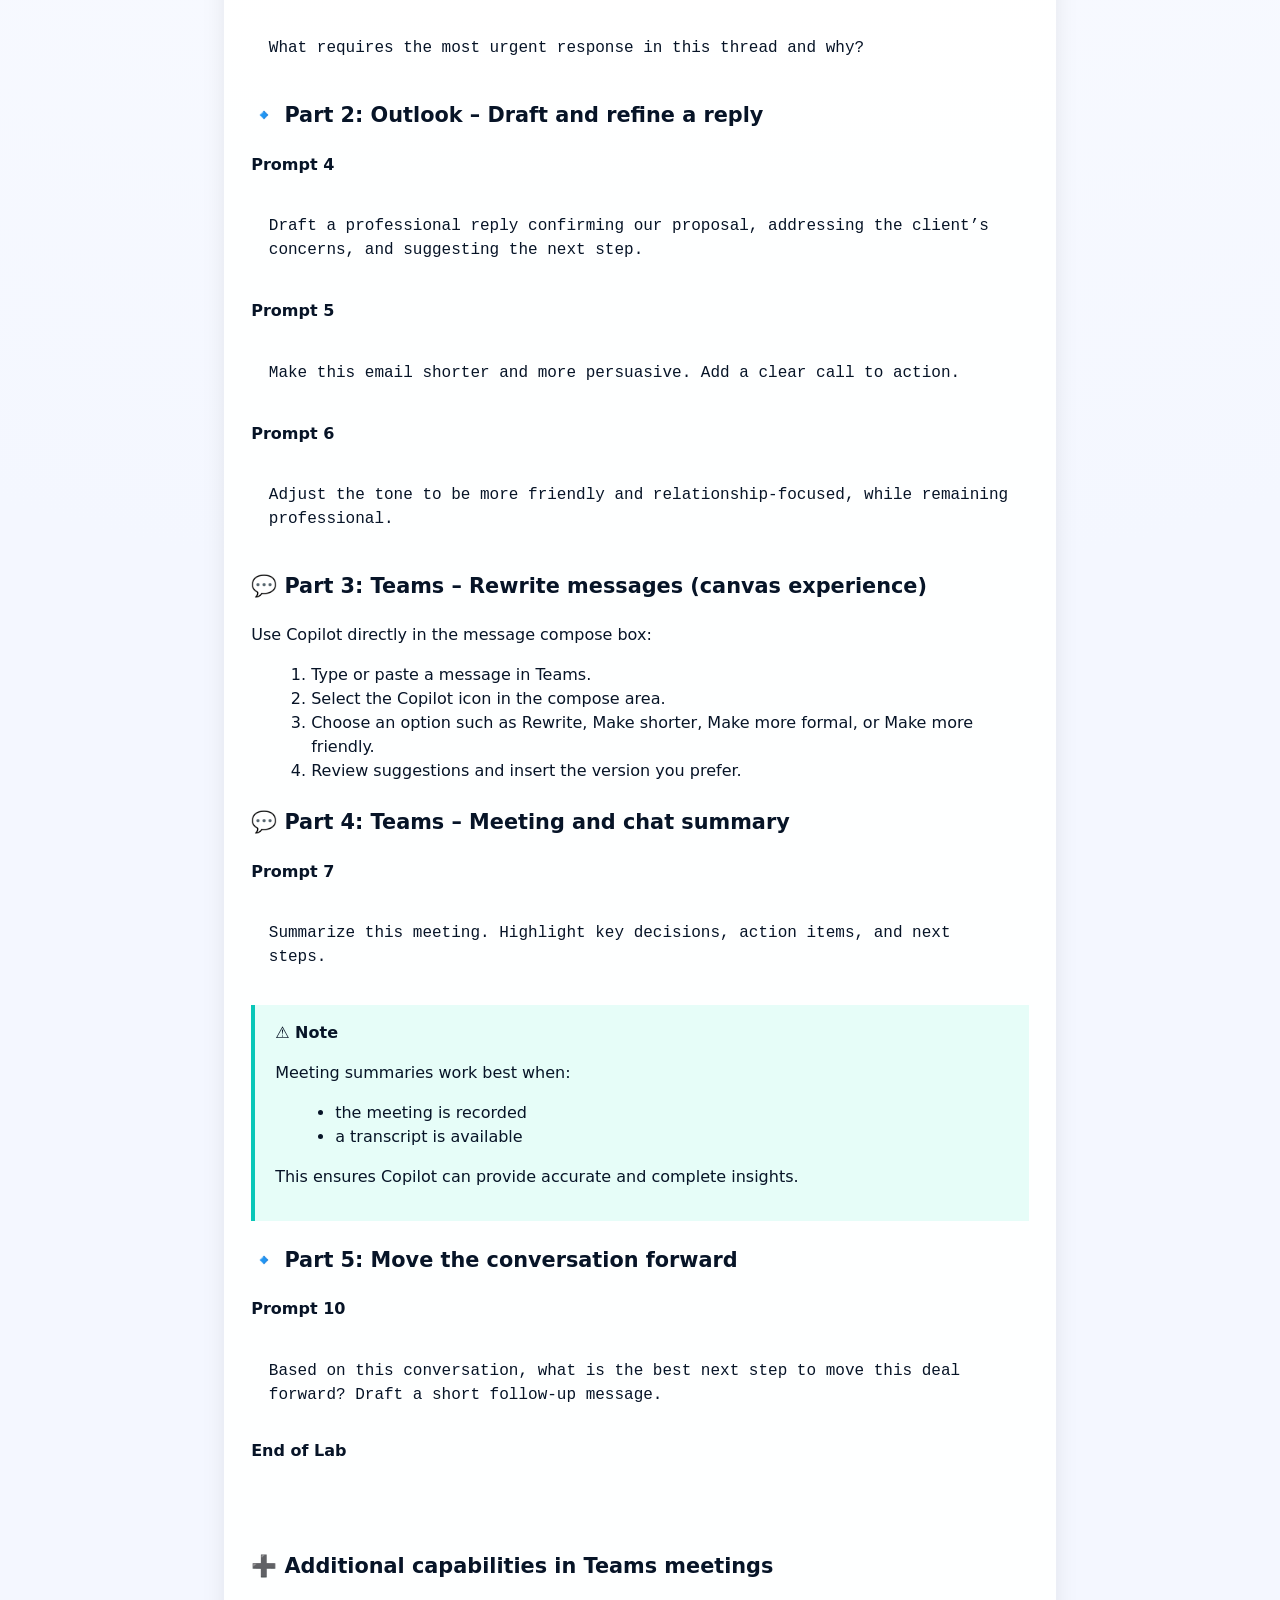
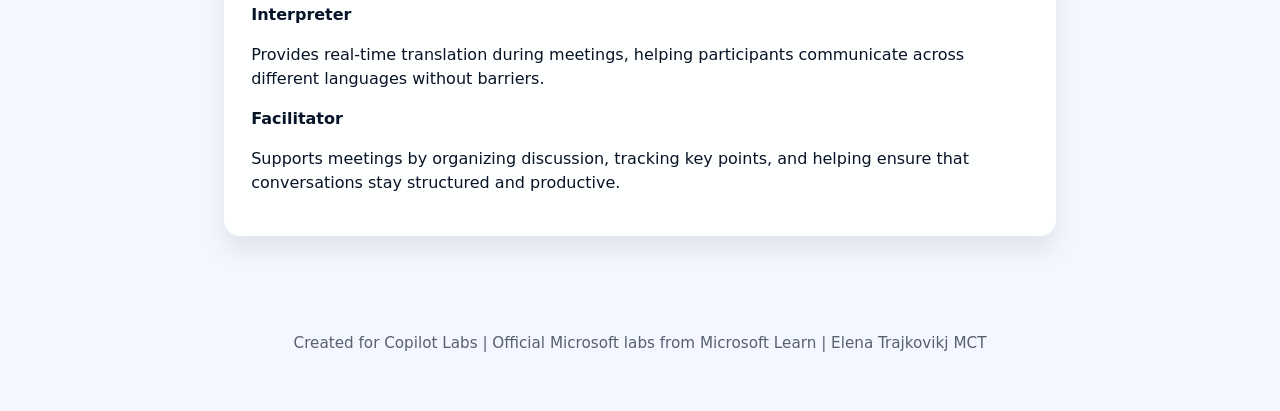
<file: outlook.html>
<!DOCTYPE html>
<html lang="en">
<head>
  <meta charset="UTF-8" />
  <meta name="viewport" content="width=device-width, initial-scale=1.0" />
  <title>Lab 5 - Copilot in Outlook & Teams </title>
  <link rel="icon" href="MCT.svg" type="image/svg+xml" />
  <link rel="stylesheet" href="styles.css" />
  <style>
    a {
        text-decoration: none;
        color: #464feb;
    }
    tr th, tr td {
        border: 1px solid #e6e6e6;
    }
    tr th {
        background-color: #f5f5f5;
    }
  </style>

</head>
<body>
  <header>
    <h1>Lab 5 - Copilot in Outlook & Teams </h1>
    <nav class="header-nav"><a href="index.html">← Back to Labs</a></nav>
    <div class="header-controls">
      <button class="theme-toggle" id="themeToggle" aria-label="Toggle light/dark mode">🌙</button>
    </div>
  </header>
  <main>
    <div class="panel">
      <h2>🧩 Copilot in Outlook & Teams </h2>

      <h4>Scenario</h4>
      <p>You are working in the <strong>sales team</strong>, handling client communication and internal collaboration.</p>
      <p>You will use Copilot in Outlook and Teams to:</p>
      <ul>
        <li>understand conversations quickly</li>
        <li>respond professionally</li>
        <li>collaborate with your team</li>
        <li>summarize discussions and move work forward</li>
      </ul>

      

      <aside class="note">
        <strong>⚠️ Important</strong>
        <p>This exercise works best if you have:</p>
        <ul>
          <li>an email thread (2–4 emails)</li>
          <li>a Teams chat (or create one)</li>
          <li>a meeting with recording and transcript enabled</li>
        </ul>
      </aside>

      
      <h3>How to use Copilot</h3>
      <h4>📧 In Outlook</h4>
      <p><strong>✅ Summarize & understand</strong></p>
      <p>Use this to quickly understand email conversations.</p>
      <p><strong>✅ Draft & refine emails</strong></p>
      <p>Use this to create and improve replies.</p>

      
      <h4>💬 In Teams</h4>
      <p><strong>✅ Rewrite messages</strong></p>
      <p>Use this to improve clarity and tone in chat communication.</p>
      <p><strong>✅ Summarize conversations</strong></p>
      <p>Use this to extract key points from chat or meetings.</p>

      
      <h3>🔹 Part 1: Outlook – Understand the conversation</h3>
      <h4>Prompt 1</h4>
      <pre><code>Summarize this email thread. Include key points, decisions, and any open questions.</code></pre>

      
      <h4>Prompt 2</h4>
      <pre><code>From this conversation, what does the client care about most?</code></pre>

      
      <h4>Prompt 3</h4>
      <pre><code>What requires the most urgent response in this thread and why?</code></pre>

      
      <h3>🔹 Part 2: Outlook – Draft and refine a reply</h3>
      <h4>Prompt 4</h4>
      <pre><code>Draft a professional reply confirming our proposal, addressing the client’s concerns, and suggesting the next step.</code></pre>

      
      <h4>Prompt 5</h4>
      <pre><code>Make this email shorter and more persuasive. Add a clear call to action.</code></pre>

      
      <h4>Prompt 6</h4>
      <pre><code>Adjust the tone to be more friendly and relationship-focused, while remaining professional.</code></pre>

      
      <h3>💬 Part 3: Teams – Rewrite messages (canvas experience)</h3>
      <p>Use Copilot directly in the message compose box:</p>
      <ol>
        <li>Type or paste a message in Teams.</li>
        <li>Select the Copilot icon in the compose area.</li>
        <li>Choose an option such as Rewrite, Make shorter, Make more formal, or Make more friendly.</li>
        <li>Review suggestions and insert the version you prefer.</li>
      </ol>

      
      <h3>💬 Part 4: Teams – Meeting and chat summary</h3>
      <h4>Prompt 7</h4>
      <pre><code>Summarize this meeting. Highlight key decisions, action items, and next steps.</code></pre>

      
      <aside class="note">
        <strong>⚠️ Note</strong>
        <p>Meeting summaries work best when:</p>
        <ul>
          <li>the meeting is recorded</li>
          <li>a transcript is available</li>
        </ul>
        <p>This ensures Copilot can provide accurate and complete insights.</p>
      </aside>

      
      <h3>🔹 Part 5: Move the conversation forward</h3>
      <h4>Prompt 10</h4>
      <pre><code>Based on this conversation, what is the best next step to move this deal forward? Draft a short follow-up message.</code></pre>

      <p><strong>End of Lab</strong></p>
      <br><br>
      
      <h3>➕ Additional capabilities in Teams meetings</h3>
      <p><strong>Interpreter</strong></p>
      <p>Provides real-time translation during meetings, helping participants communicate across different languages without barriers.</p>
      <p><strong>Facilitator</strong></p>
      <p>Supports meetings by organizing discussion, tracking key points, and helping ensure that conversations stay structured and productive.</p>

      
      
    </div>
  </main>
  <footer>
    <p>Created for Copilot Labs | Official Microsoft labs from Microsoft Learn | Elena Trajkovikj MCT</p>
  </footer>
  <script src="theme.js" defer></script>
</body>
</html>
</file>
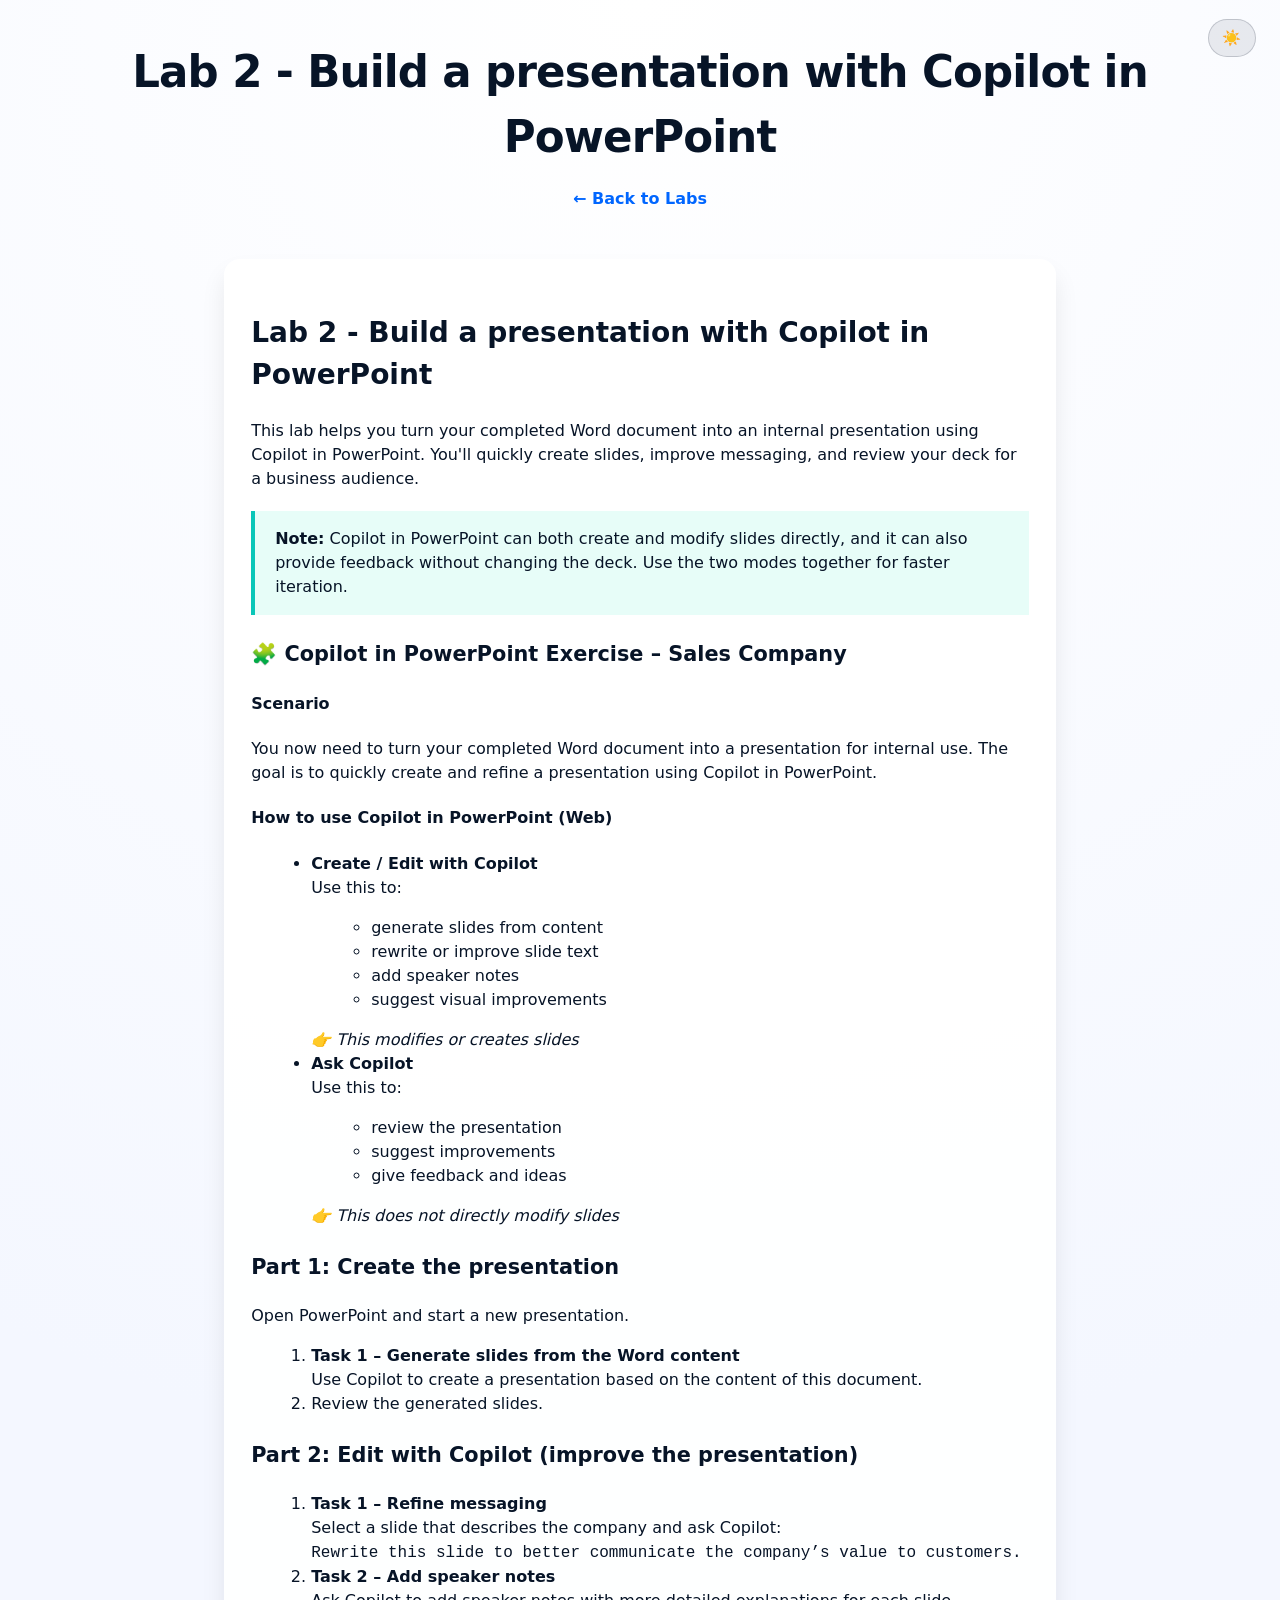
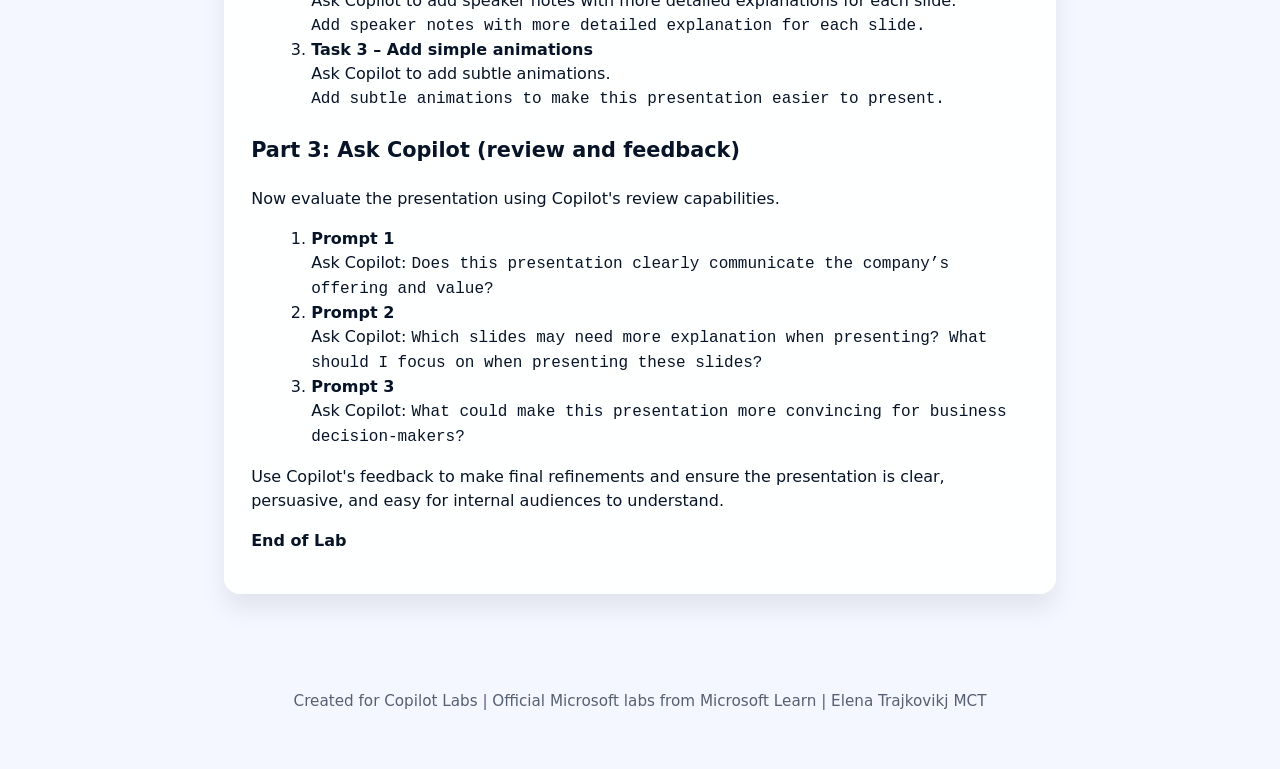
<file: powerpoint.html>
<!DOCTYPE html>
<html lang="en">
<head>
  <meta charset="UTF-8" />
  <meta name="viewport" content="width=device-width, initial-scale=1.0" />
  <title>Lab 2 - Copilot in PowerPoint</title>
  <link rel="icon" href="MCT.svg" type="image/svg+xml" />
  <link rel="stylesheet" href="styles.css" />

</head>
<body>
  <header>
    <h1>Lab 2 - Build a presentation with Copilot in PowerPoint</h1>
    <nav class="header-nav"><a href="index.html">← Back to Labs</a></nav>
    <div class="header-controls">
      <button class="theme-toggle" id="themeToggle" aria-label="Toggle light/dark mode">🌙</button>
    </div>
  </header>
  <main>
    <div class="panel">
      <h2>Lab 2 - Build a presentation with Copilot in PowerPoint</h2>
      <p>This lab helps you turn your completed Word document into an internal presentation using Copilot in PowerPoint. You'll quickly create slides, improve messaging, and review your deck for a business audience.</p>

      <aside class="note">
        <strong>Note:</strong> Copilot in PowerPoint can both create and modify slides directly, and it can also provide feedback without changing the deck. Use the two modes together for faster iteration.
      </aside>

      <h3>🧩 Copilot in PowerPoint Exercise – Sales Company</h3>
      <h4>Scenario</h4>
      <p>You now need to turn your completed Word document into a presentation for internal use. The goal is to quickly create and refine a presentation using Copilot in PowerPoint.</p>

      <h4>How to use Copilot in PowerPoint (Web)</h4>
      <ul>
        <li><strong>Create / Edit with Copilot</strong><br />Use this to:
          <ul>
            <li>generate slides from content</li>
            <li>rewrite or improve slide text</li>
            <li>add speaker notes</li>
            <li>suggest visual improvements</li>
          </ul>
          <em>👉 This modifies or creates slides</em>
        </li>
        <li><strong>Ask Copilot</strong><br />Use this to:
          <ul>
            <li>review the presentation</li>
            <li>suggest improvements</li>
            <li>give feedback and ideas</li>
          </ul>
          <em>👉 This does not directly modify slides</em>
        </li>
      </ul>

      <h3>Part 1: Create the presentation</h3>
      <p>Open PowerPoint and start a new presentation.</p>
      <ol>
        <li><strong>Task 1 – Generate slides from the Word content</strong><br />Use Copilot to create a presentation based on the content of this document.</li>
        <li>Review the generated slides.</li>
      </ol>

      <h3>Part 2: Edit with Copilot (improve the presentation)</h3>
      <ol>
        <li><strong>Task 1 – Refine messaging</strong><br />Select a slide that describes the company and ask Copilot:<br> <code>Rewrite this slide to better communicate the company’s value to customers.</code></li>
        <li><strong>Task 2 – Add speaker notes</strong><br />Ask Copilot to add speaker notes with more detailed explanations for each slide.<br> <code>Add speaker notes with more detailed explanation for each slide.</code></li>
        <li><strong>Task 3 – Add simple animations</strong><br />Ask Copilot to add subtle animations.<br> <code>Add subtle animations to make this presentation easier to present.</code></li>
      </ol>

      <h3>Part 3: Ask Copilot (review and feedback)</h3>
      <p>Now evaluate the presentation using Copilot's review capabilities.</p>
      <ol>
        <li><strong>Prompt 1</strong><br />Ask Copilot: <code>Does this presentation clearly communicate the company’s offering and value?</code></li>
        <li><strong>Prompt 2</strong><br />Ask Copilot: <code>Which slides may need more explanation when presenting? What should I focus on when presenting these slides?</code></li>
        <li><strong>Prompt 3</strong><br />Ask Copilot: <code>What could make this presentation more convincing for business decision-makers?</code></li>
      </ol>

      <p>Use Copilot's feedback to make final refinements and ensure the presentation is clear, persuasive, and easy for internal audiences to understand.</p>
      <p><strong>End of Lab</strong></p>
    </div>
  </main>
  <footer>
    <p>Created for Copilot Labs | Official Microsoft labs from Microsoft Learn | Elena Trajkovikj MCT</p>
  </footer>  <script src="theme.js" defer></script></body>
</html>
</file>
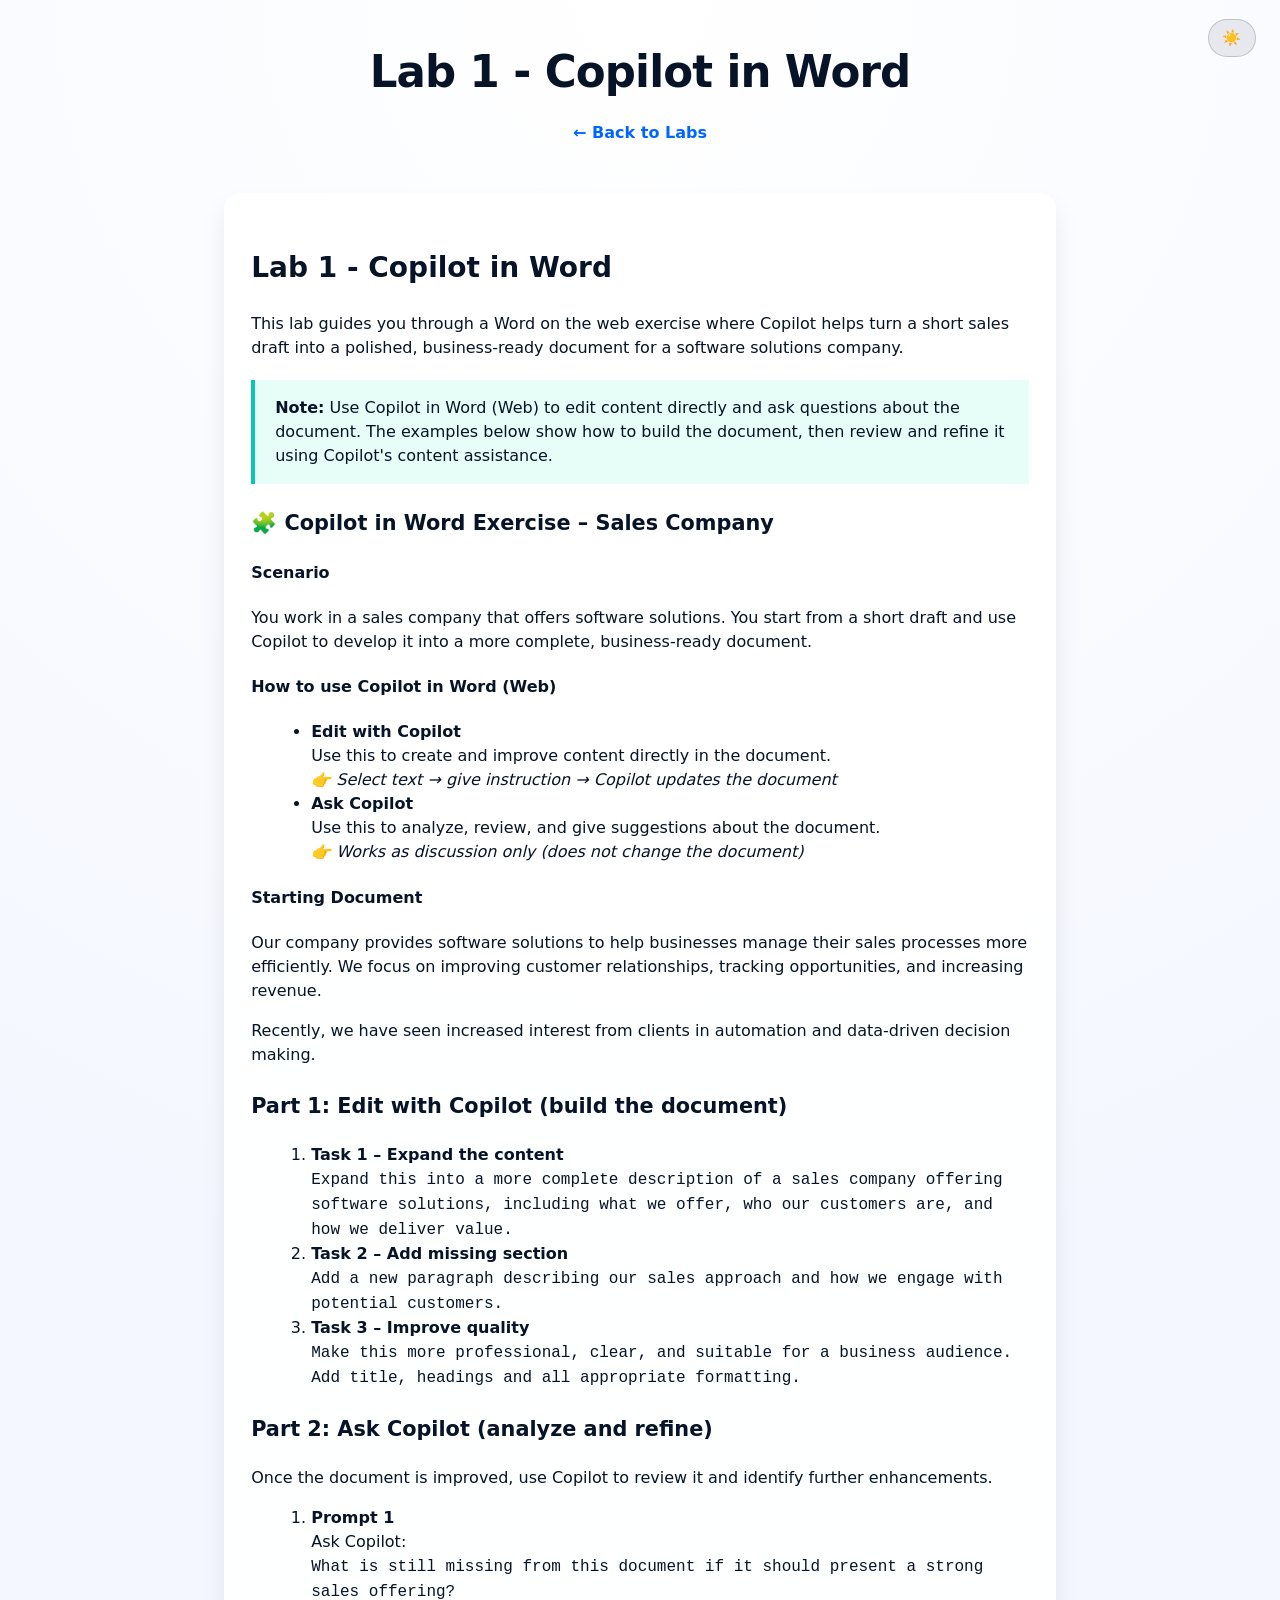
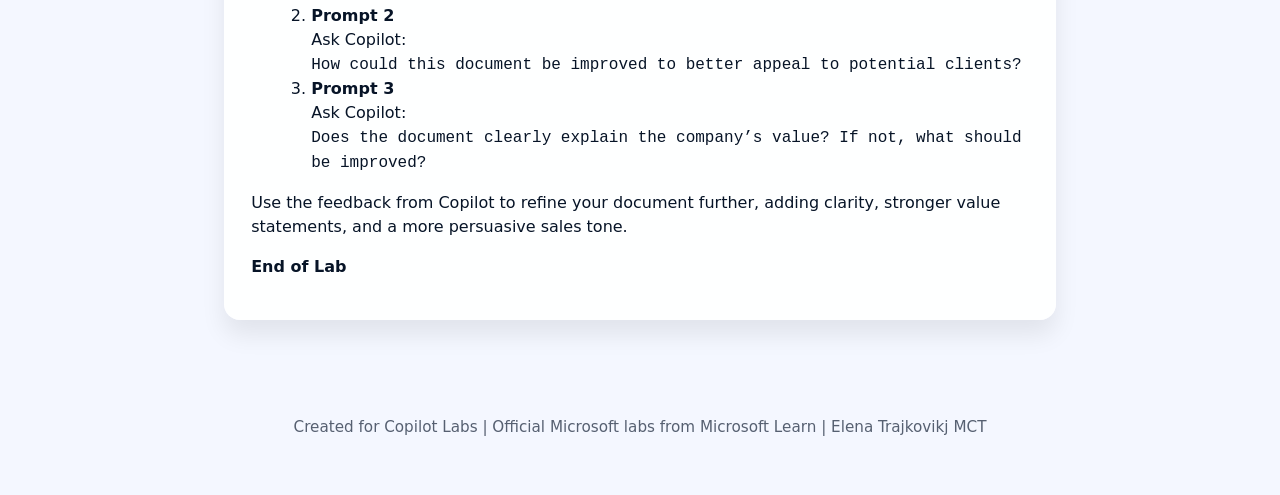
<file: word.html>
<!DOCTYPE html>
<html lang="en">
<head>
  <meta charset="UTF-8" />
  <meta name="viewport" content="width=device-width, initial-scale=1.0" />
  <title>Lab 1 -Copilot in Word</title>
  <link rel="icon" href="MCT.svg" type="image/svg+xml" />
  <link rel="stylesheet" href="styles.css" />

</head>
<body>
  <header>
    <h1>Lab 1 - Copilot in Word</h1>
    <nav class="header-nav"><a href="index.html">← Back to Labs</a></nav>
    <div class="header-controls">
      <button class="theme-toggle" id="themeToggle" aria-label="Toggle light/dark mode">🌙</button>
    </div>
  </header>
  <main>
    <div class="panel">
      <h2>Lab 1 - Copilot in Word</h2>
      <p>This lab guides you through a Word on the web exercise where Copilot helps turn a short sales draft into a polished, business-ready document for a software solutions company.</p>

      <aside class="note">
        <strong>Note:</strong> Use Copilot in Word (Web) to edit content directly and ask questions about the document. The examples below show how to build the document, then review and refine it using Copilot's content assistance.
      </aside>

      <h3>🧩 Copilot in Word Exercise – Sales Company</h3>
      <h4>Scenario</h4>
      <p>You work in a sales company that offers software solutions. You start from a short draft and use Copilot to develop it into a more complete, business-ready document.</p>

      <h4>How to use Copilot in Word (Web)</h4>
      <ul>
        <li><strong>Edit with Copilot</strong><br />Use this to create and improve content directly in the document.<br /><em>👉 Select text → give instruction → Copilot updates the document</em></li>
        <li><strong>Ask Copilot</strong><br />Use this to analyze, review, and give suggestions about the document.<br /><em>👉 Works as discussion only (does not change the document)</em></li>
      </ul>

      <h4>Starting Document</h4>
      <p>Our company provides software solutions to help businesses manage their sales processes more efficiently. We focus on improving customer relationships, tracking opportunities, and increasing revenue.</p>
      <p>Recently, we have seen increased interest from clients in automation and data-driven decision making.</p>

      <h3>Part 1: Edit with Copilot (build the document)</h3>
      <ol>
        <li><strong>Task 1 – Expand the content</strong><br /><code>Expand this into a more complete description of a sales company offering software solutions, including what we offer, who our customers are, and how we deliver value.</code></li>
        <li><strong>Task 2 – Add missing section</strong><br /><code>Add a new paragraph describing our sales approach and how we engage with potential customers.</code></li>
        <li><strong>Task 3 – Improve quality</strong><br /><code>Make this more professional, clear, and suitable for a business audience. Add title, headings and all appropriate formatting.</code></li>
      </ol>

      <h3>Part 2: Ask Copilot (analyze and refine)</h3>
      <p>Once the document is improved, use Copilot to review it and identify further enhancements.</p>
      <ol>
        <li><strong>Prompt 1</strong><br />Ask Copilot:<br /><code>What is still missing from this document if it should present a strong sales offering?</code></li>
        <li><strong>Prompt 2</strong><br />Ask Copilot:<br /><code>How could this document be improved to better appeal to potential clients?</code></li>
        <li><strong>Prompt 3</strong><br />Ask Copilot:<br /><code>Does the document clearly explain the company’s value? If not, what should be improved?</code></li>
      </ol>

      <p>Use the feedback from Copilot to refine your document further, adding clarity, stronger value statements, and a more persuasive sales tone.</p>

      <p><strong>End of Lab</strong></p>
    </div>
  </main>
  <footer>
    <p>Created for Copilot Labs | Official Microsoft labs from Microsoft Learn | Elena Trajkovikj MCT</p>
  </footer>  <script src="theme.js" defer></script></body>
</html>
</file>
<file: styles.css>
:root {
  --bg: #0b0f19;
  --bg-start: #0f172a;
  --surface: rgba(255, 255, 255, 0.08);
  --text: #f0f4ff;
  --muted: rgba(255, 255, 255, 0.75);
  --accent: #4f9cff;
  --accent2: #3ce9c6;
  --radius: 16px;
  --shadow: 0 20px 40px rgba(0, 0, 0, 0.25);
  --font: system-ui, -apple-system, BlinkMacSystemFont, "Segoe UI", sans-serif;
  --control-bg: rgba(255, 255, 255, 0.08);
  --control-border: rgba(255, 255, 255, 0.18);
  --card-text: rgba(255, 255, 255, 0.85);
  --card-border: rgba(255, 255, 255, 0.12);
}

html[data-theme="light"] {
  --bg: #f4f7ff;
  --bg-start: #ffffff;
  --surface: rgba(255, 255, 255, 0.95);
  --text: #071427;
  --muted: rgba(33, 45, 65, 0.75);
  --accent: #0066ff;
  --accent2: #0ac6b8;
  --shadow: 0 15px 25px rgba(0, 0, 0, 0.08);
  --control-bg: rgba(7, 20, 39, 0.08);
  --control-border: rgba(7, 20, 39, 0.18);
  --card-text: rgba(33, 45, 65, 0.8);
  --card-border: rgba(7, 20, 39, 0.15);
}

* {
  box-sizing: border-box;
}

body {
  margin: 0;
  min-height: 100vh;
  background: radial-gradient(circle at top, var(--bg-start) 0%, var(--bg) 60%);
  color: var(--text);
  font-family: var(--font);
  line-height: 1.5;
}

a {
  color: var(--accent);
  text-decoration: none;
}

a:hover {
  text-decoration: underline;
}

header {
  position: relative;
  padding: 2.5rem 1.5rem 1.25rem;
  text-align: center;
}

.header-controls {
  position: absolute;
  top: 1.2rem;
  right: 1.5rem;
  display: flex;
  justify-content: flex-end;
  gap: 0.75rem;
  flex-wrap: wrap;
}

.header-nav {
  margin-top: 1rem;
  text-align: center;
}

@media (max-width: 520px) {
  .header-controls {
    position: static;
    justify-content: center;
    margin-top: 1.25rem;
  }
}

.theme-toggle {
  border: 1px solid var(--control-border);
  background: var(--control-bg);
  color: var(--text);
  padding: 0.55rem 0.85rem;
  border-radius: 999px;
  cursor: pointer;
  font-size: 0.95rem;
  transition: background 200ms ease, transform 150ms ease;
}

.theme-toggle:hover {
  background: rgba(255, 255, 255, 0.15);
  transform: translateY(-1px);
}

h1 {
  margin: 0;
  font-size: clamp(2rem, 3.4vw, 2.8rem);
  letter-spacing: -0.02em;
}

h2 {
  margin-top: 1.75rem;
  font-size: 1.75rem;
}

h3 {
  margin-top: 1.5rem;
  font-size: 1.3rem;
}

nav {
  text-align: center;
  margin: 0.75rem 0 1.75rem;
}

nav a {
  color: var(--accent);
  font-weight: 600;
}

main {
  max-width: 880px;
  margin: 0 auto 3rem;
  padding: 0 1.5rem;
}

.panel {
  background: var(--surface);
  border-radius: var(--radius);
  padding: 1.6rem 1.7rem;
  box-shadow: var(--shadow);
  overflow-x: visible;
  word-wrap: break-word;
  overflow-wrap: anywhere;
}

p {
  margin: 1rem 0;
}

ul,
ol {
  margin: 1rem 0 1rem 1.25rem;
}

blockquote {
  margin: 1.25rem 0;
  padding: 1rem 1.25rem;
  border-left: 4px solid var(--accent);
  background: rgba(79, 156, 255, 0.08);
}

aside.note {
  margin: 1.25rem 0;
  padding: 1rem 1.25rem;
  border-left: 4px solid var(--accent2);
  background: rgba(60, 233, 198, 0.12);
}

pre {
  margin: 1rem 0;
  padding: 1rem 1.1rem;
  background: rgba(255, 255, 255, 0.06);
  border-radius: 14px;
  white-space: pre-wrap;
  word-break: break-word;
  overflow-x: hidden;
}

code {
  color: inherit;
  font-family: ui-monospace, SFMono-Regular, Menlo, Monaco, Consolas, "Liberation Mono", "Courier New", monospace;
  white-space: pre-wrap;
  word-break: break-word;
}

footer {
  text-align: center;
  padding: 2rem 1.5rem 2.5rem;
  color: var(--muted);
  font-size: 0.95rem;
}

/* Index page grid and cards */
.grid {
  display: grid;
  grid-template-columns: repeat(3, minmax(240px, 1fr));
  gap: 1.25rem;
  padding: 2rem 1.5rem 3.5rem;
  max-width: 1080px;
  margin: 0 auto;
}

@media (max-width: 980px) {
  .grid {
    grid-template-columns: repeat(2, minmax(220px, 1fr));
  }
}

@media (max-width: 600px) {
  .grid {
    grid-template-columns: 1fr;
  }
}

.card {
  background: var(--surface);
  border: 1px solid var(--card-border);
  border-radius: var(--radius);
  padding: 1.6rem 1.6rem 1.8rem;
  display: flex;
  flex-direction: column;
  justify-content: space-between;
  box-shadow: var(--shadow);
  transition: transform 200ms ease, border-color 200ms ease;
}

.card:hover {
  transform: translateY(-4px);
  border-color: rgba(79, 156, 255, 0.55);
}

.card h2 {
  margin: 0 0 0.6rem;
  font-size: 1.3rem;
  letter-spacing: -0.01em;
}

.card p {
  margin: 0 0 1.25rem;
  color: var(--card-text);
  font-size: 0.96rem;
  line-height: 1.5;
}

.card a {
  align-self: flex-start;
  display: inline-flex;
  gap: 0.5rem;
  padding: 0.75rem 1.05rem;
  background: linear-gradient(135deg, var(--accent), var(--accent2));
  border-radius: 999px;
  color: #0b1322;
  text-decoration: none;
  font-weight: 600;
  font-size: 0.95rem;
  box-shadow: 0 12px 30px rgba(34, 122, 231, 0.28);
  transition: transform 150ms ease;
}

.card a:hover {
  transform: translateY(-1px);
}

@media (prefers-reduced-motion: reduce) {
  * {
    transition: none !important;
  }
}
</file>
